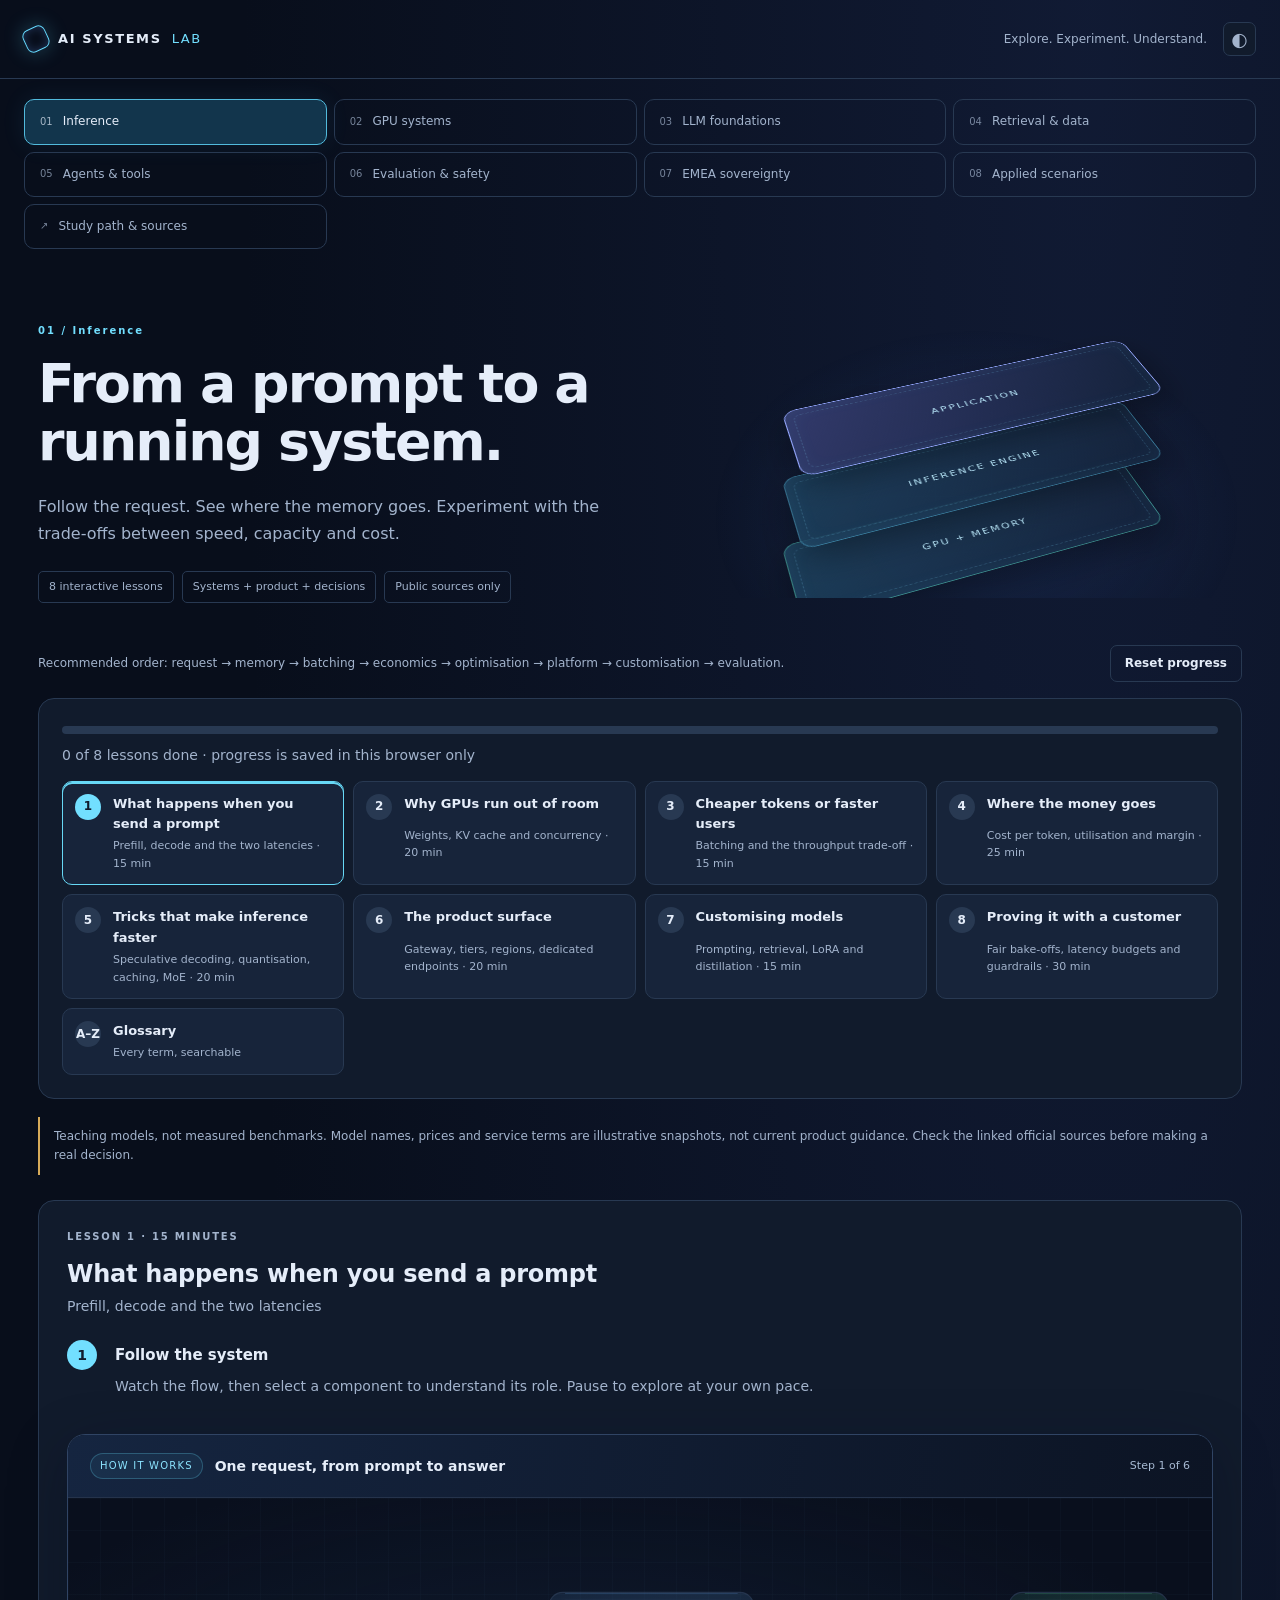
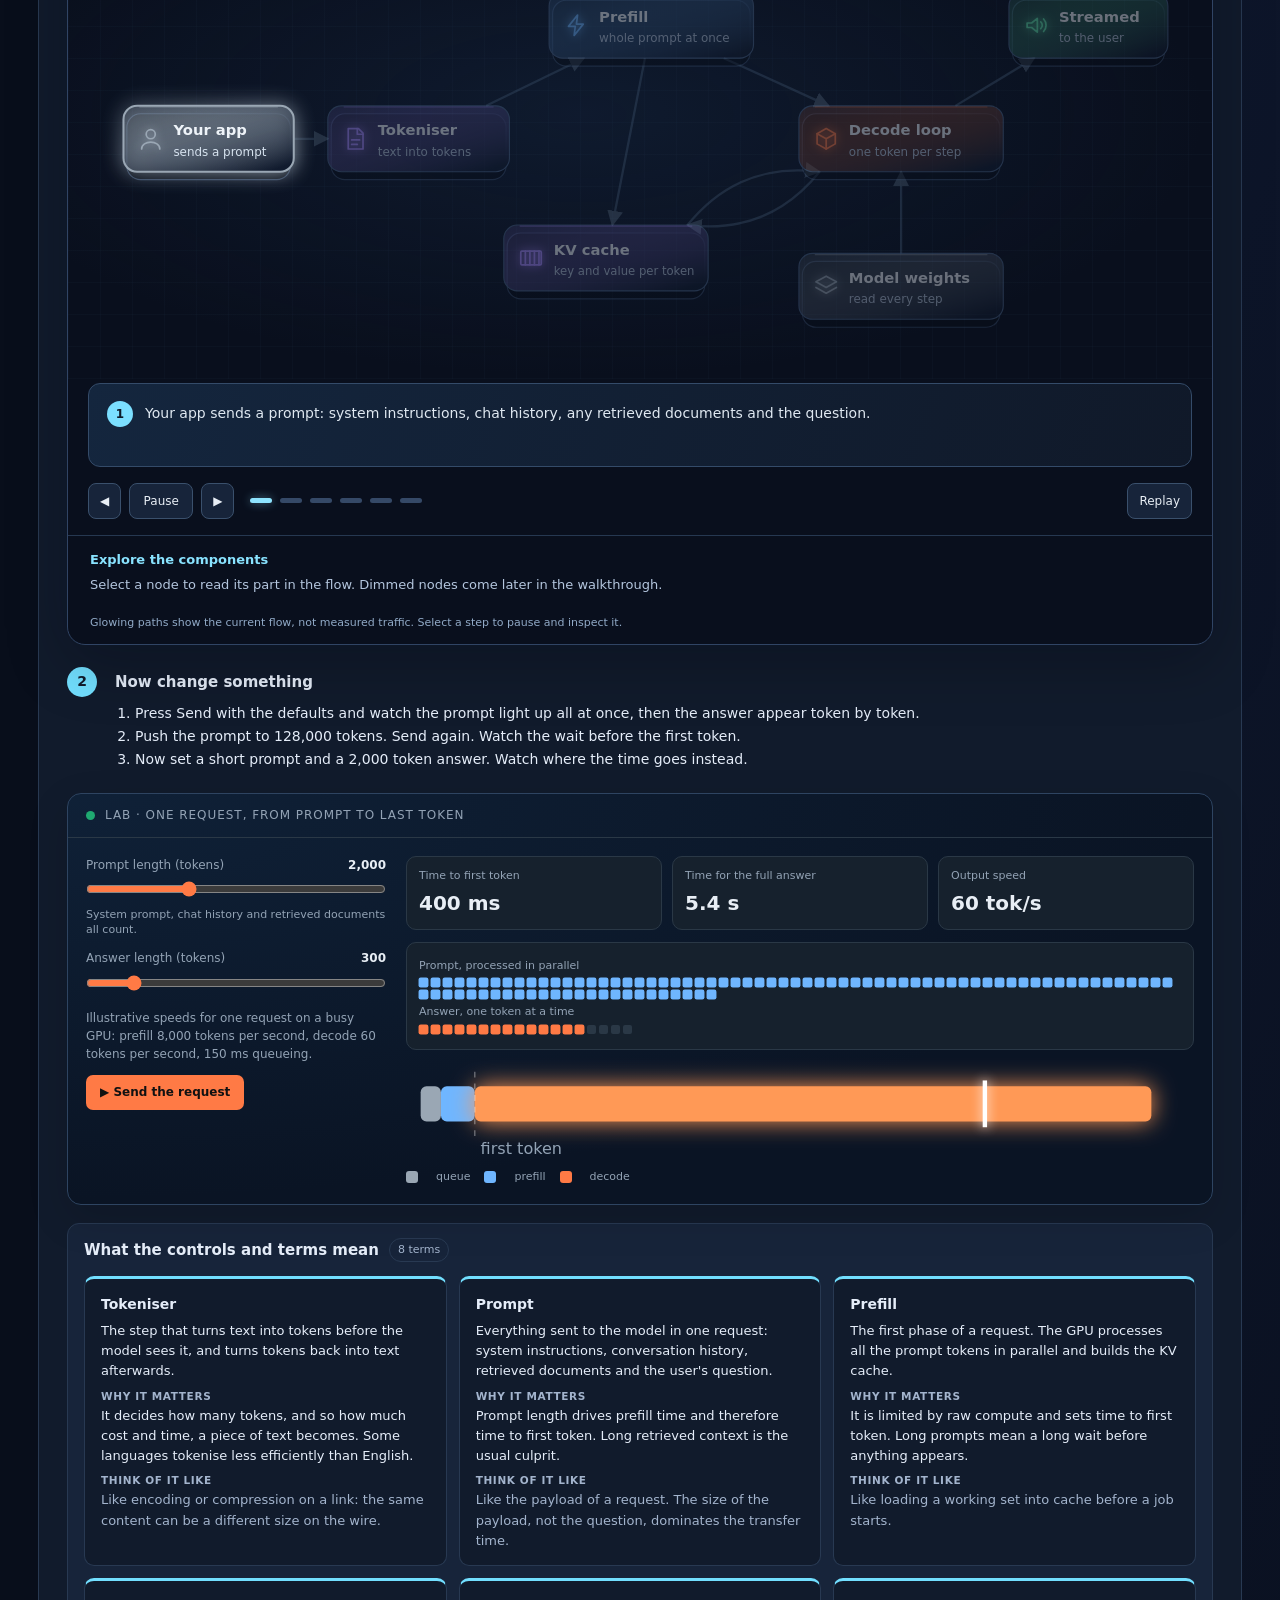
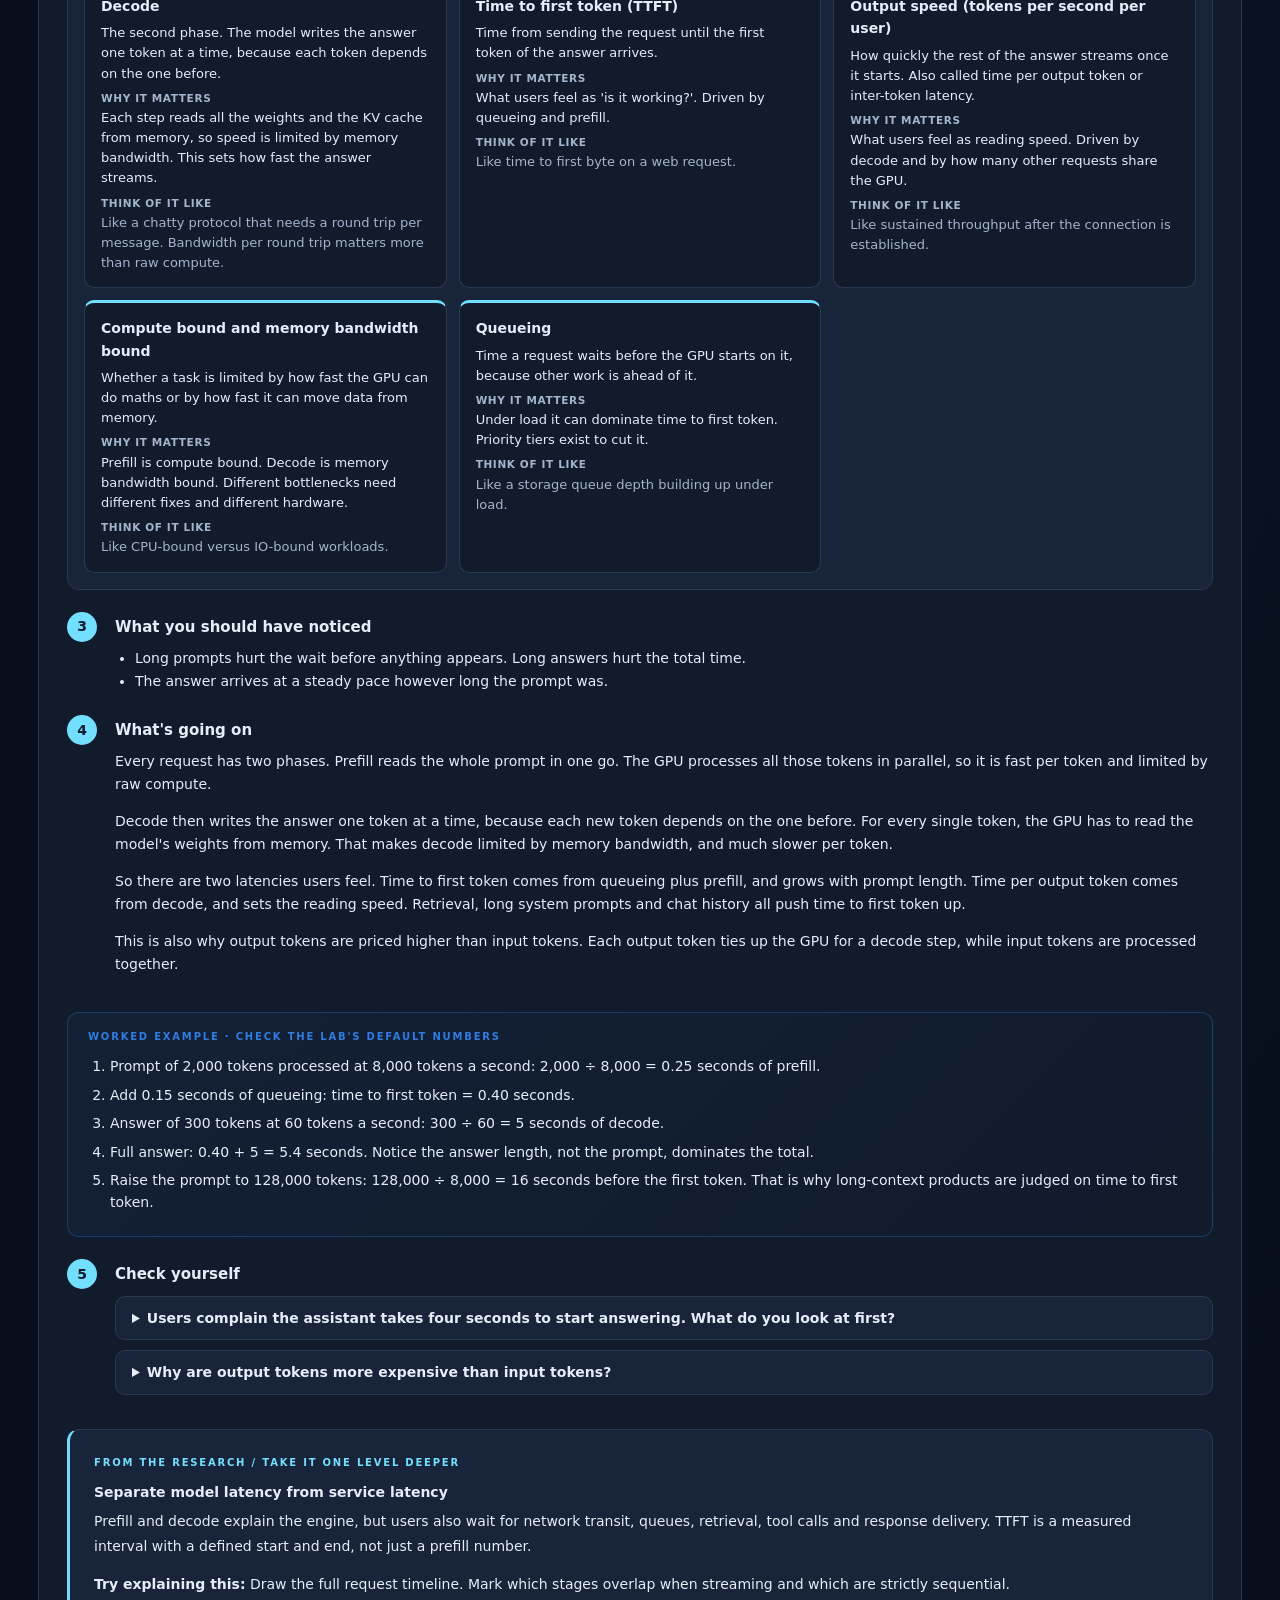
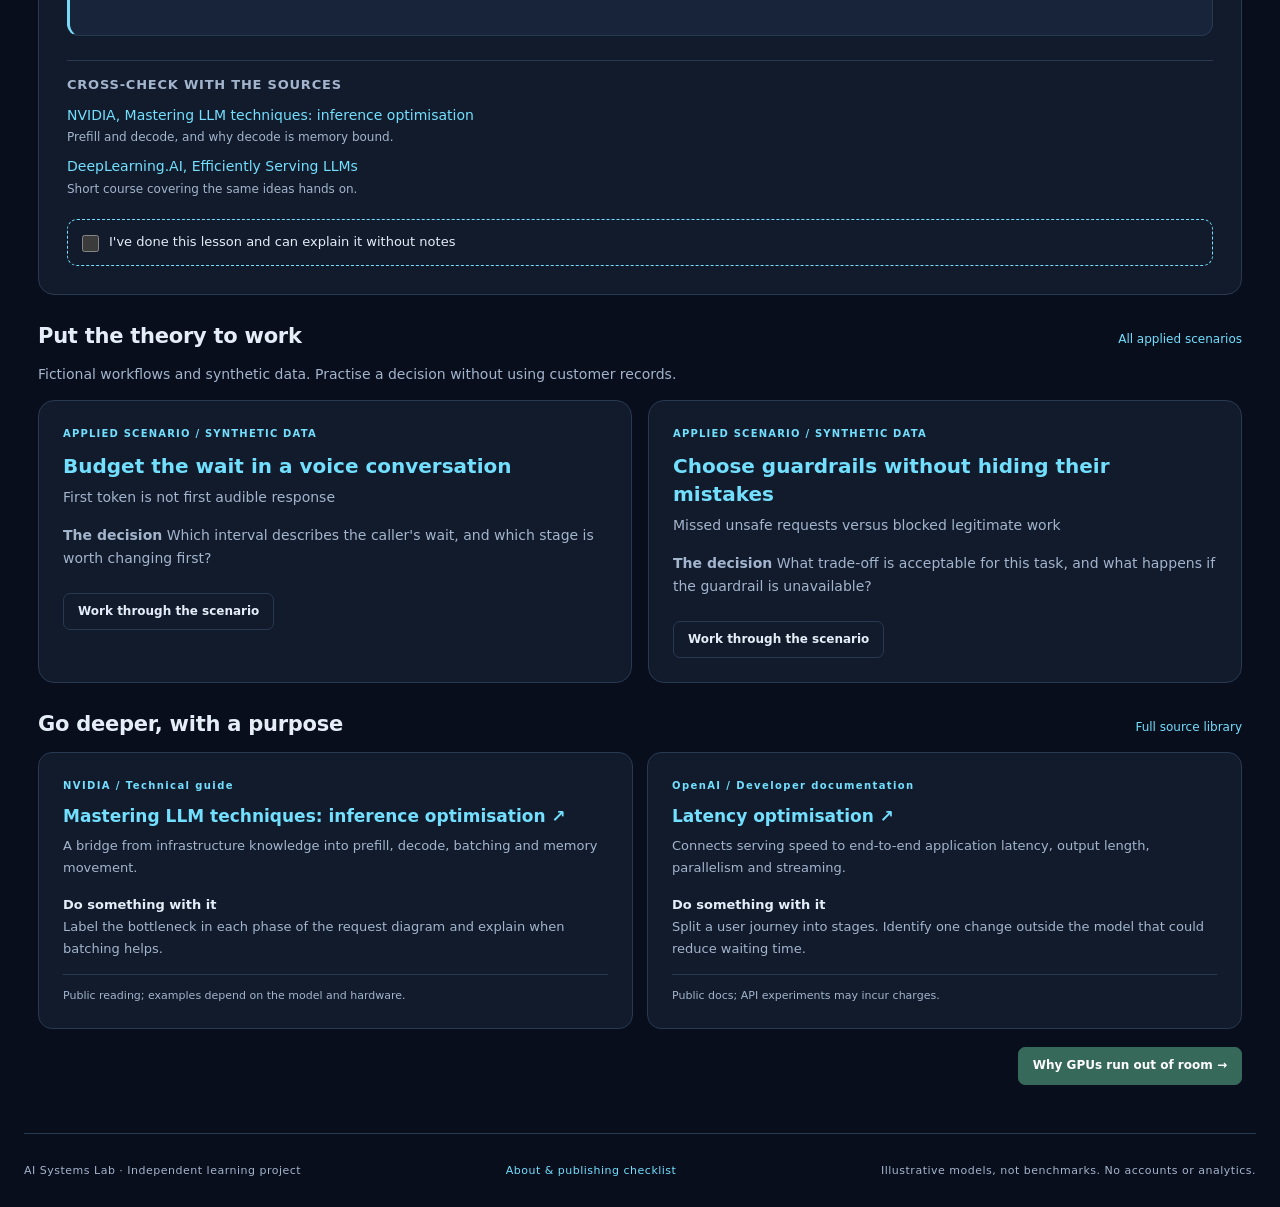
<file: index.html>
<!doctype html>
<html lang="en">
<head>
  <meta charset="utf-8">
  <meta name="viewport" content="width=device-width, initial-scale=1">
  <meta name="color-scheme" content="light dark">
  <meta name="description" content="A visual learning lab for AI systems. Explore inference, GPU systems, LLMs and AI sovereignty across EMEA.">
  <title>AI Systems Lab</title>
  <link rel="stylesheet" href="css/styles.css">
  <link rel="stylesheet" href="css/learning-site.css">
  <script src="js/learning.js" defer></script>
  <script src="js/learning-labs.js" defer></script>
  <script src="js/learning-terms.js" defer></script>
  <script src="js/learning-diagram-specs.js" defer></script>
  <script src="js/learning-diagrams.js" defer></script>
  <script src="js/topics.js" defer></script>
  <script src="js/research.js" defer></script>
  <script src="js/scenarios.js" defer></script>
  <script src="js/sovereignty.js" defer></script>
  <script src="js/learning-app.js" defer></script>
</head>
<body data-theme="dark">
  <a class="skip-link" href="#main">Skip to content</a>
  <header class="lab-top">
    <a class="lab-brand" href="#inference"><span class="brand-orbit" aria-hidden="true"></span>AI SYSTEMS <b>LAB</b></a>
    <span class="site-status">Explore. Experiment. Understand.</span>
    <button class="icon-button" id="theme-toggle" aria-label="Switch to light theme" title="Switch theme">◐</button>
  </header>
  <nav id="topic-nav" class="topic-nav" aria-label="Learning topics"></nav>
  <div id="storage-notice" class="storage-notice" role="alert" hidden></div>
  <main id="main" class="lab-shell" tabindex="-1"></main>
  <footer class="lab-footer"><span>AI Systems Lab · Independent learning project</span><a href="about.html">About &amp; publishing checklist</a><span>Illustrative models, not benchmarks. No accounts or analytics.</span></footer>
  <div id="toast" class="toast" role="status" hidden></div>
</body>
</html>
</file>
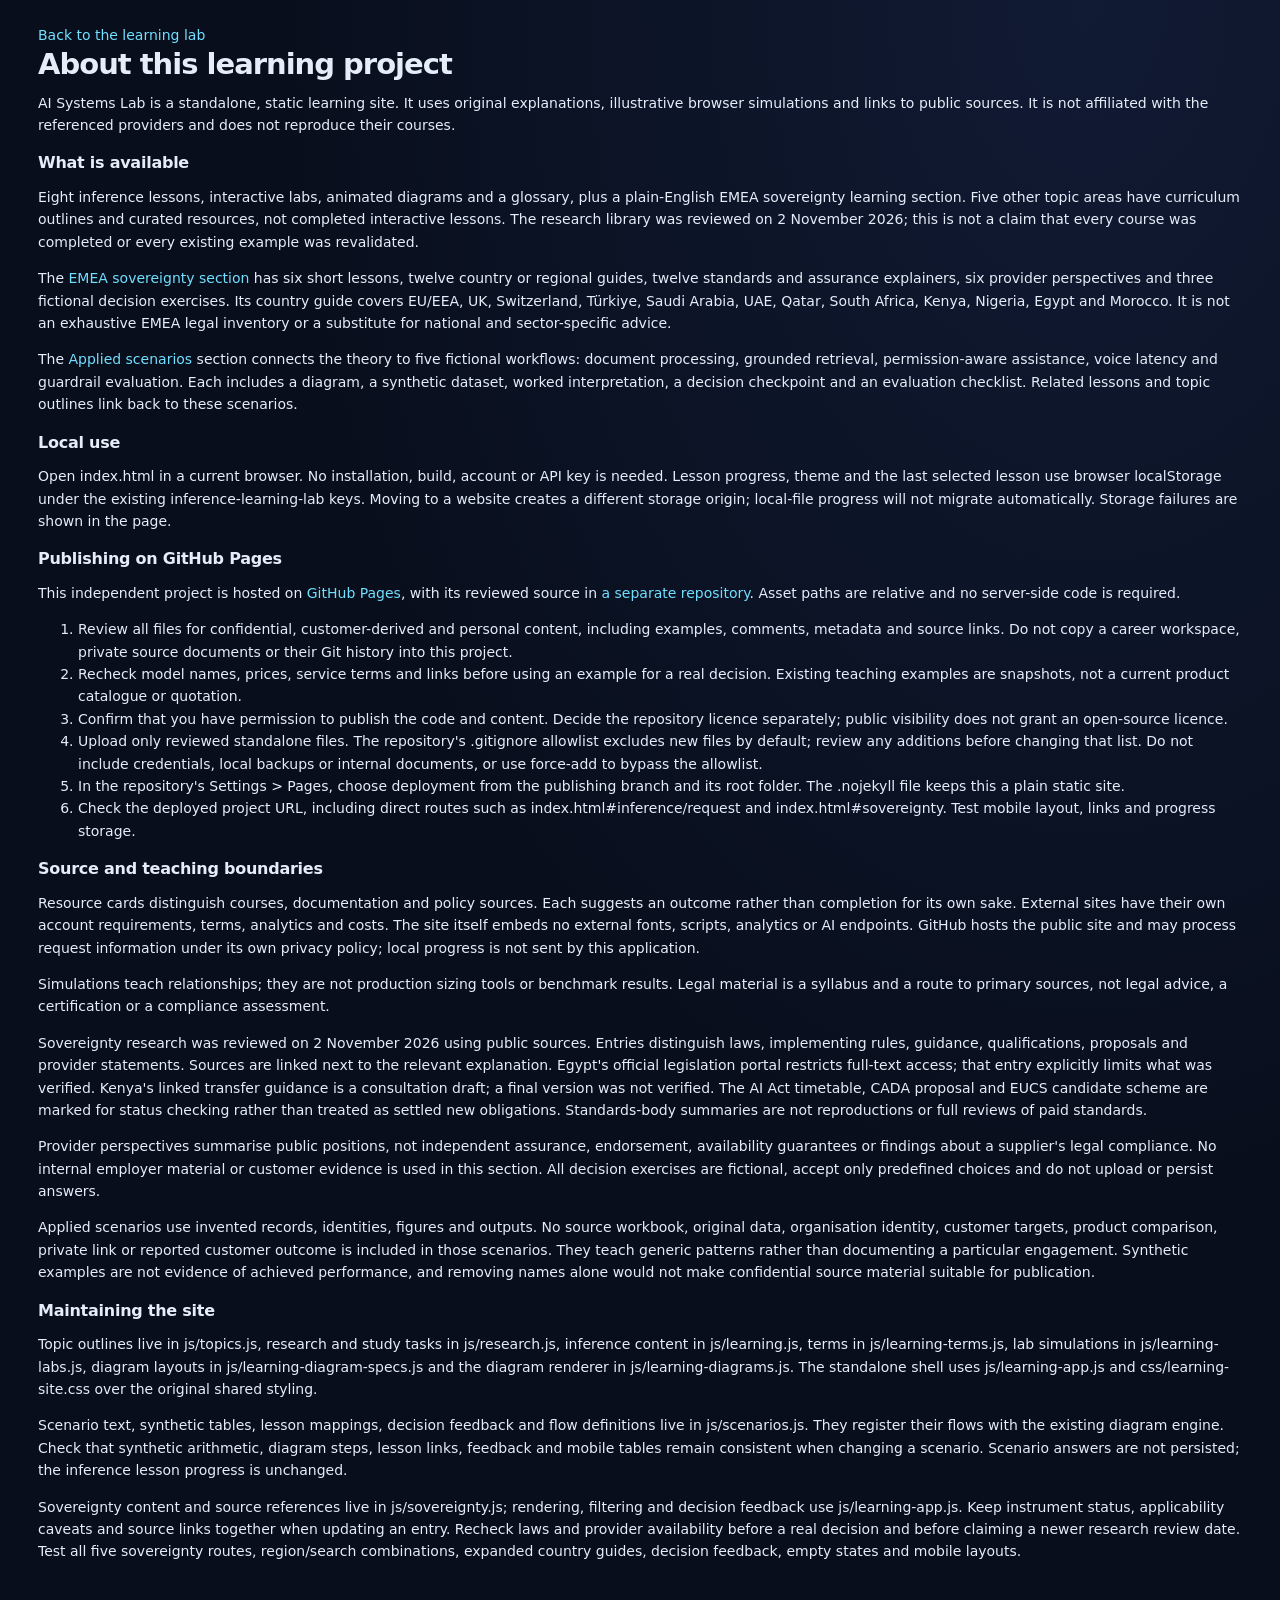
<file: about.html>
<!doctype html>
<html lang="en">
<head>
  <meta charset="utf-8">
  <meta name="viewport" content="width=device-width, initial-scale=1">
  <title>About and publication checklist · AI Systems Lab</title>
  <link rel="stylesheet" href="css/styles.css">
  <link rel="stylesheet" href="css/learning-site.css">
</head>
<body data-theme="dark">
  <main class="lab-shell">
    <a href="index.html#library">Back to the learning lab</a>
    <h1>About this learning project</h1>
    <p>AI Systems Lab is a standalone, static learning site. It uses original explanations, illustrative browser simulations and links to public sources. It is not affiliated with the referenced providers and does not reproduce their courses.</p>
    <h2>What is available</h2>
    <p>Eight inference lessons, interactive labs, animated diagrams and a glossary, plus a plain-English EMEA sovereignty learning section. Five other topic areas have curriculum outlines and curated resources, not completed interactive lessons. The research library was reviewed on 2 November 2026; this is not a claim that every course was completed or every existing example was revalidated.</p>
    <p>The <a href="index.html#sovereignty">EMEA sovereignty section</a> has six short lessons, twelve country or regional guides, twelve standards and assurance explainers, six provider perspectives and three fictional decision exercises. Its country guide covers EU/EEA, UK, Switzerland, Türkiye, Saudi Arabia, UAE, Qatar, South Africa, Kenya, Nigeria, Egypt and Morocco. It is not an exhaustive EMEA legal inventory or a substitute for national and sector-specific advice.</p>
    <p>The <a href="index.html#practice">Applied scenarios</a> section connects the theory to five fictional workflows: document processing, grounded retrieval, permission-aware assistance, voice latency and guardrail evaluation. Each includes a diagram, a synthetic dataset, worked interpretation, a decision checkpoint and an evaluation checklist. Related lessons and topic outlines link back to these scenarios.</p>
    <h2>Local use</h2>
    <p>Open index.html in a current browser. No installation, build, account or API key is needed. Lesson progress, theme and the last selected lesson use browser localStorage under the existing inference-learning-lab keys. Moving to a website creates a different storage origin; local-file progress will not migrate automatically. Storage failures are shown in the page.</p>
    <h2>Publishing on GitHub Pages</h2>
    <p>This independent project is hosted on <a href="https://smitzlroy.github.io/ai-systems-lab/">GitHub Pages</a>, with its reviewed source in <a href="https://github.com/smitzlroy/ai-systems-lab">a separate repository</a>. Asset paths are relative and no server-side code is required.</p>
    <ol>
      <li>Review all files for confidential, customer-derived and personal content, including examples, comments, metadata and source links. Do not copy a career workspace, private source documents or their Git history into this project.</li>
      <li>Recheck model names, prices, service terms and links before using an example for a real decision. Existing teaching examples are snapshots, not a current product catalogue or quotation.</li>
      <li>Confirm that you have permission to publish the code and content. Decide the repository licence separately; public visibility does not grant an open-source licence.</li>
      <li>Upload only reviewed standalone files. The repository's .gitignore allowlist excludes new files by default; review any additions before changing that list. Do not include credentials, local backups or internal documents, or use force-add to bypass the allowlist.</li>
      <li>In the repository's Settings &gt; Pages, choose deployment from the publishing branch and its root folder. The .nojekyll file keeps this a plain static site.</li>
      <li>Check the deployed project URL, including direct routes such as index.html#inference/request and index.html#sovereignty. Test mobile layout, links and progress storage.</li>
    </ol>
    <h2>Source and teaching boundaries</h2>
    <p>Resource cards distinguish courses, documentation and policy sources. Each suggests an outcome rather than completion for its own sake. External sites have their own account requirements, terms, analytics and costs. The site itself embeds no external fonts, scripts, analytics or AI endpoints. GitHub hosts the public site and may process request information under its own privacy policy; local progress is not sent by this application.</p>
    <p>Simulations teach relationships; they are not production sizing tools or benchmark results. Legal material is a syllabus and a route to primary sources, not legal advice, a certification or a compliance assessment.</p>
    <p>Sovereignty research was reviewed on 2 November 2026 using public sources. Entries distinguish laws, implementing rules, guidance, qualifications, proposals and provider statements. Sources are linked next to the relevant explanation. Egypt's official legislation portal restricts full-text access; that entry explicitly limits what was verified. Kenya's linked transfer guidance is a consultation draft; a final version was not verified. The AI Act timetable, CADA proposal and EUCS candidate scheme are marked for status checking rather than treated as settled new obligations. Standards-body summaries are not reproductions or full reviews of paid standards.</p>
    <p>Provider perspectives summarise public positions, not independent assurance, endorsement, availability guarantees or findings about a supplier's legal compliance. No internal employer material or customer evidence is used in this section. All decision exercises are fictional, accept only predefined choices and do not upload or persist answers.</p>
    <p>Applied scenarios use invented records, identities, figures and outputs. No source workbook, original data, organisation identity, customer targets, product comparison, private link or reported customer outcome is included in those scenarios. They teach generic patterns rather than documenting a particular engagement. Synthetic examples are not evidence of achieved performance, and removing names alone would not make confidential source material suitable for publication.</p>
    <h2>Maintaining the site</h2>
    <p>Topic outlines live in js/topics.js, research and study tasks in js/research.js, inference content in js/learning.js, terms in js/learning-terms.js, lab simulations in js/learning-labs.js, diagram layouts in js/learning-diagram-specs.js and the diagram renderer in js/learning-diagrams.js. The standalone shell uses js/learning-app.js and css/learning-site.css over the original shared styling.</p>
    <p>Scenario text, synthetic tables, lesson mappings, decision feedback and flow definitions live in js/scenarios.js. They register their flows with the existing diagram engine. Check that synthetic arithmetic, diagram steps, lesson links, feedback and mobile tables remain consistent when changing a scenario. Scenario answers are not persisted; the inference lesson progress is unchanged.</p>
    <p>Sovereignty content and source references live in js/sovereignty.js; rendering, filtering and decision feedback use js/learning-app.js. Keep instrument status, applicability caveats and source links together when updating an entry. Recheck laws and provider availability before a real decision and before claiming a newer research review date. Test all five sovereignty routes, region/search combinations, expanded country guides, decision feedback, empty states and mobile layouts.</p>
  </main>
</body>
</html>
</file>
<file: css/styles.css>
:root{color-scheme:light;--bg:#f5f6f8;--surface:#fff;--surface-alt:#f8fafb;--text:#1c2b3b;--muted:#626f7e;--line:#e5e9ee;--accent:#37695a;--accent-soft:#eaf3ed;--purple:#7364a5;--shadow:0 3px 20px #22334d05;--sidebar:249px}
*{box-sizing:border-box}body{margin:0;background:var(--bg);color:var(--text);font:14px/1.6 "Segoe UI",system-ui,sans-serif}button,input,select,textarea{font:inherit}button,a,input,select,textarea{-webkit-tap-highlight-color:transparent}button{cursor:pointer}button:disabled{cursor:not-allowed;opacity:.5}a{color:var(--accent);text-decoration:none}a:hover{text-decoration:underline}button:focus-visible,a:focus-visible,input:focus-visible,select:focus-visible,textarea:focus-visible{outline:3px solid #8a78d4;outline-offset:3px}[hidden]{display:none!important}
body[data-theme="dark"]{color-scheme:dark;--bg:#141c24;--surface:#1c2631;--surface-alt:#202d39;--text:#e8eef5;--muted:#a4b2c2;--line:#34414d;--accent:#9ad2b6;--accent-soft:#293f37;--purple:#bcaff0;--shadow:none}
.sidebar{width:var(--sidebar);background:var(--surface);border-right:1px solid var(--line);position:fixed;inset:0 auto 0 0;display:flex;flex-direction:column;padding:29px 20px 20px;z-index:20;overflow:auto}.brand{display:flex;gap:13px;align-items:center;color:var(--text);font-weight:700;font-size:12px;letter-spacing:1.8px}.brand:hover{text-decoration:none}.brand-mark{display:grid;place-items:center;position:relative;width:44px;height:44px;border-radius:13px;background:#263e38;color:white;font-size:36px;line-height:1;letter-spacing:-5px;padding-right:5px}.brand-mark span{color:#a5d9b1;position:absolute;right:8px;bottom:7px;font-size:23px}.brand small{font-size:10px;font-weight:400;letter-spacing:.2px;color:var(--muted);display:block;margin-top:3px}.workspace-label,.nav-group{font-size:10px;font-weight:650;color:var(--muted);letter-spacing:1.5px;margin:33px 12px 10px}.nav-group{margin-top:20px}.nav-link{display:flex;align-items:center;gap:12px;padding:9px 12px;border-radius:7px;color:var(--muted);font-size:13px;margin:3px 0}.nav-link:hover{background:var(--surface-alt);text-decoration:none;color:var(--text)}.nav-link.active{background:var(--accent-soft);color:var(--accent);font-weight:600}.nav-icon{width:19px;display:inline-flex;align-items:center;justify-content:center}.nav-icon svg{width:17px;height:17px}.sidebar-bottom{margin-top:auto;padding-top:30px}.local-note{font-size:11px;color:var(--muted);padding:14px 10px}.local-note small{display:block;font-size:10px;margin:3px 0 0 13px}.status-dot{display:inline-block;width:6px;height:6px;border-radius:50%;background:#659e76;margin-right:7px}.identity{display:flex;gap:10px;align-items:center;border-top:1px solid var(--line);padding-top:18px;font-size:12px;font-weight:600}.identity small{display:block;color:var(--muted);font-size:10px;font-weight:400}.avatar{width:35px;height:35px;display:grid;place-items:center;border-radius:50%;background:#e9e7f3;color:#64568a;font-size:11px;font-weight:700;flex-shrink:0}
.workspace{margin-left:var(--sidebar)}.topbar{height:79px;background:var(--surface);border-bottom:1px solid var(--line);display:flex;align-items:center;gap:18px;padding:0 38px}.breadcrumb{font-size:12px;color:var(--muted);white-space:nowrap}.breadcrumb span{padding:0 12px;color:var(--muted)}.breadcrumb strong{font-weight:500;color:var(--text)}.search-box{margin-left:auto;display:flex;align-items:center;gap:9px;max-width:300px;min-width:140px;padding:7px 10px;border:1px solid var(--line);border-radius:7px;color:var(--muted);width:30%}.search-box input{background:transparent;border:0;width:100%;min-width:0;color:var(--text);font-size:12px;outline:none}.search-box:focus-within{outline:2px solid var(--purple)}.search-box kbd{border:1px solid var(--line);padding:0 5px;font-size:10px}.icon-button{display:inline-grid;place-items:center;border:1px solid var(--line);background:var(--surface);color:var(--muted);border-radius:7px;min-width:33px;min-height:33px;font-size:19px}.mobile-menu{display:none}.button{display:inline-flex;align-items:center;justify-content:center;gap:10px;border:1px solid var(--line);padding:8px 14px;border-radius:7px;font-size:12px;font-weight:600;color:var(--text);background:var(--surface);white-space:nowrap}.button:hover{text-decoration:none;filter:brightness(.96)}.button.primary{color:#fff;background:#37695a;border-color:#37695a}.button.quiet{background:transparent}.button.small{padding:5px 10px;font-size:11px}.text-button{background:none;border:0;color:var(--accent);font-size:12px;padding:4px 0}.danger{color:#b83c43!important}
main{max-width:1500px;margin:0 auto;padding:34px 38px 42px;min-height:calc(100vh - 137px)}h1,h2,h3,p{margin-top:0}h1{font-size:29px;font-weight:650;letter-spacing:-1px;line-height:1.25;margin-bottom:9px}h2{font-size:16px;font-weight:650;letter-spacing:-.25px;margin-bottom:10px}h3{font-size:14px;font-weight:600;margin-bottom:6px}p{margin-bottom:14px}.muted,.description{color:var(--muted)}.eyebrow{font-size:10px;font-weight:650;letter-spacing:1.8px;margin-bottom:10px;color:var(--muted)}.page-heading{display:flex;justify-content:space-between;gap:20px;align-items:center;margin-bottom:27px}.page-heading p{margin:0;color:var(--muted);font-size:13px}.date-label{font-size:11px;color:var(--muted);margin-bottom:9px;display:block;text-align:right}.heading-actions{flex-shrink:0}.hero{position:relative;overflow:hidden;display:grid;grid-template-columns:1fr auto;gap:24px;align-items:center;padding:30px 32px;border-radius:13px;background:#253f38;color:#f6faf7;margin-bottom:23px;min-height:190px}.hero::after{content:"";position:absolute;right:-90px;top:-170px;width:500px;height:500px;border:1px solid #ffffff10;border-radius:50%;box-shadow:0 0 0 45px #ffffff05,0 0 0 90px #ffffff04;pointer-events:none}.hero .eyebrow{color:#b9d7bf}.hero h2{font-size:26px;letter-spacing:-.65px;max-width:530px;line-height:1.35;margin-bottom:13px}.hero p{color:#c0d1ca;font-size:12px;margin:0;max-width:600px}.hero-side{z-index:1;border-left:1px solid #ffffff26;padding:10px 0 10px 29px;max-width:210px}.hero-side small{display:block;color:#bfd2c7;font-size:10px;margin-bottom:8px}.hero-side strong{font-size:13px;font-weight:500}.posture{display:flex;gap:14px;flex-wrap:wrap;margin-top:19px;color:#d6e7da;font-size:10px}.posture span::before{content:"";display:inline-block;width:4px;height:4px;background:#aad8ae;border-radius:100%;margin:0 6px 2px 0}
.stats{display:grid;grid-template-columns:repeat(4,minmax(0,1fr));gap:16px;margin-bottom:26px}.stat{background:var(--surface);border:1px solid var(--line);border-radius:10px;padding:18px 20px;box-shadow:var(--shadow)}.stat-label{display:flex;justify-content:space-between;color:var(--muted);font-size:11px}.stat-number{font-size:29px;line-height:1.3;font-weight:600;margin:8px 0 4px;letter-spacing:-1px}.stat small{font-size:10px;color:var(--muted)}.stat .nav-icon{color:var(--accent)}.dashboard-grid{display:grid;grid-template-columns:minmax(0,1.55fr) minmax(0,1fr);gap:22px}.panel{background:var(--surface);border:1px solid var(--line);border-radius:11px;padding:23px;box-shadow:var(--shadow);min-width:0}.panel-header{display:flex;gap:12px;align-items:center;justify-content:space-between;margin-bottom:16px}.panel-header h2{margin:0}.panel-subtitle{font-size:11px;color:var(--muted);margin:-9px 0 15px}.stack{display:grid;gap:22px}.action-row{display:flex;gap:13px;padding:14px 0;border-bottom:1px solid var(--line);align-items:flex-start}.action-row:last-child{border-bottom:0;padding-bottom:0}.check-action{width:17px;height:17px;accent-color:var(--accent);margin:3px 0 0;flex-shrink:0;cursor:pointer}.action-copy{flex:1;min-width:0}.action-copy h3{font-size:12px;margin-bottom:4px}.action-copy p{font-size:10px;color:var(--muted);margin:0}.pill{display:inline-flex;align-items:center;border-radius:5px;padding:3px 7px;font-size:10px;font-weight:500;background:var(--surface-alt);color:var(--muted);border:1px solid var(--line);max-width:100%}.pill.green{background:var(--accent-soft);color:var(--accent);border-color:transparent}.pill.purple{background:#f0edf8;color:#70608f;border-color:transparent}.pill.amber{background:#fff3dd;color:#806122;border-color:transparent}body[data-theme="dark"] .pill.purple{background:#383047;color:#d4c6eb}body[data-theme="dark"] .pill.amber{background:#443922;color:#ead39d}.lane-row{display:flex;gap:12px;padding:13px 0;border-bottom:1px solid var(--line);align-items:center}.lane-row:last-child{border:0;padding-bottom:0}.lane-letter{width:31px;height:31px;border-radius:8px;background:var(--surface-alt);color:var(--muted);display:grid;place-items:center;font-weight:600;font-size:11px;flex-shrink:0}.lane-row.featured .lane-letter{background:var(--accent-soft);color:var(--accent)}.lane-copy{flex:1}.lane-copy h3{font-size:12px;margin:0}.lane-copy small{color:var(--muted);font-size:10px}.lane-row .arrow{color:var(--muted);font-size:14px}.person-row{display:flex;gap:12px;padding:12px 0;align-items:center}.person-row h3{font-size:12px;margin:0}.person-row p{font-size:10px;color:var(--muted);margin:2px 0 0}.person-row .text-button{margin-left:auto}.principle{background:var(--accent-soft);border-color:transparent}.principle p{font-size:12px;line-height:1.8;color:var(--accent);margin:0}.principle .eyebrow{color:var(--accent);margin-bottom:9px}.section-space{margin-top:25px}.empty-state{padding:20px 12px;text-align:center;color:var(--muted);font-size:12px}.empty-state .empty-icon{display:block;font-size:25px;color:var(--purple);margin-bottom:8px}.empty-state h3{color:var(--text);font-size:13px}.empty-state p{max-width:440px;margin:0 auto 14px}.section-note{padding:13px 16px;border:1px solid var(--line);border-radius:8px;color:var(--muted);font-size:12px;background:var(--surface);margin-bottom:20px}.toolbar{display:flex;gap:10px;align-items:center;margin-bottom:20px;flex-wrap:wrap}.toolbar input,.toolbar select{padding:9px 12px;border-radius:7px;background:var(--surface);color:var(--text);border:1px solid var(--line);font-size:12px}.toolbar input{min-width:200px;flex:1}.result-count{font-size:11px;color:var(--muted);margin-left:auto}.card-grid{display:grid;grid-template-columns:repeat(2,minmax(0,1fr));gap:17px}.record-card{background:var(--surface);border:1px solid var(--line);border-radius:10px;padding:22px;min-width:0;overflow-wrap:anywhere}.record-card .card-top{display:flex;justify-content:space-between;align-items:flex-start;gap:12px;margin-bottom:12px}.record-card h3{font-size:15px}.record-card p{font-size:12px;white-space:pre-wrap}.record-card .tags{display:flex;gap:6px;flex-wrap:wrap;margin:10px 0}.record-card dl{margin:14px 0 0;display:grid;grid-template-columns:120px 1fr;gap:8px;font-size:11px}.record-card dt{color:var(--muted)}.record-card dd{margin:0;white-space:pre-wrap}.record-card details{border-top:1px solid var(--line);padding-top:12px;margin-top:15px;font-size:11px}.record-card summary{color:var(--accent);cursor:pointer}.card-actions{display:flex;gap:14px;margin-top:17px;align-items:center}.record-card.featured{border-top:3px solid var(--accent)}.prose{font-size:13px;line-height:1.9;white-space:pre-wrap}.quote{font-size:18px;line-height:1.7;border-left:3px solid var(--accent);padding:8px 22px;margin:20px 0;color:var(--text)}.progress-track{height:5px;background:var(--line);border-radius:5px;overflow:hidden;margin:15px 0 7px}.progress-track span{display:block;height:100%;background:var(--accent)}.phase-grid{display:grid;grid-template-columns:repeat(4,minmax(0,1fr));gap:15px}.phase-card{padding:18px;border:1px solid var(--line);border-radius:9px;background:var(--surface)}.phase-card h3{font-size:13px}.phase-card p{font-size:11px;color:var(--muted);margin:0}.phase-card small{font-size:10px;color:var(--accent)}.network-group{margin-bottom:25px}.network-group h2{margin-bottom:12px}.timeline{border-left:2px solid var(--line);margin-left:10px;padding-left:23px}.timeline .record-card{position:relative;margin-bottom:17px}.timeline .record-card::before{content:"";position:absolute;left:-30px;top:25px;background:var(--accent);border:3px solid var(--bg);width:11px;height:11px;border-radius:50%}.resource-url{font-size:12px}.resilience-row{display:flex;align-items:center;gap:13px;border-bottom:1px solid var(--line);padding:16px 0}.resilience-row:last-child{border:0}.resilience-row label{flex:1}.resilience-row small{display:block;color:var(--muted);font-size:11px}.backup-panel{display:flex;gap:13px;align-items:center;flex-wrap:wrap}.backup-panel p{width:100%;font-size:12px;color:var(--muted)}footer{padding:17px 38px;border-top:1px solid var(--line);display:flex;justify-content:space-between;font-size:9px;letter-spacing:.5px;color:var(--muted);gap:20px}
dialog{border:1px solid var(--line);border-radius:14px;background:var(--surface);color:var(--text);padding:27px;max-width:720px;width:calc(100% - 32px);max-height:90vh;box-shadow:0 20px 100px #0003}dialog::backdrop{background:#132b3b70;backdrop-filter:blur(4px)}.dialog-heading{display:flex;align-items:flex-start;justify-content:space-between;gap:20px;margin-bottom:20px}.dialog-heading h2{font-size:22px;margin:0}.form-grid{display:grid;grid-template-columns:1fr 1fr;gap:15px}.form-field{display:flex;flex-direction:column;gap:5px;font-size:12px}.form-field.wide{grid-column:1/-1}.form-field input,.form-field textarea,.form-field select{border:1px solid var(--line);border-radius:7px;padding:10px;background:var(--surface-alt);color:var(--text);width:100%;min-width:0}.form-field textarea{resize:vertical;min-height:85px}.form-help{font-size:11px;color:var(--muted);margin:0 0 8px}.dialog-actions{display:flex;gap:10px;justify-content:flex-end;border-top:1px solid var(--line);padding-top:18px;margin-top:22px}.error{color:#bb4d48;font-size:12px;margin-top:14px}.storage-warning{background:#fff1cf;color:#684b0b;padding:15px 38px}.toast{position:fixed;bottom:25px;left:calc(50% + 100px);transform:translateX(-50%);background:var(--text);color:var(--surface);padding:12px 22px;border-radius:8px;box-shadow:0 5px 25px #0002;font-size:12px;z-index:100}.skip-link{position:fixed;top:-100px;left:10px;background:var(--surface);padding:12px;z-index:200}.skip-link:focus{top:10px}
@media(min-width:1600px){main{padding-top:45px}.hero{min-height:210px}.stats{margin-bottom:30px}}
@media(max-width:1150px){:root{--sidebar:220px}.sidebar{padding:25px 14px}.topbar{padding:0 25px;gap:12px}main{padding:28px 25px}.hero h2{font-size:23px}.hero-side{max-width:160px;padding-left:20px}.dashboard-grid{grid-template-columns:1.25fr 1fr}.stats{gap:10px}.stat{padding:16px}.phase-grid{grid-template-columns:repeat(2,1fr)}}
@media(max-width:900px){.breadcrumb{display:none}.search-box{margin-left:0;width:100%;max-width:none}.dashboard-grid{grid-template-columns:1fr}.hero-side{display:none}.stats{grid-template-columns:repeat(2,1fr)}.card-grid{grid-template-columns:1fr}.hero{grid-template-columns:1fr}.hero h2{max-width:100%}}
@media(max-width:650px){:root{--sidebar:249px}.sidebar{transform:translateX(-100%);transition:transform .2s}.sidebar.open{transform:translateX(0);box-shadow:30px 0 80px #0004}.workspace{margin-left:0}.mobile-menu{display:inline-grid}.topbar{height:65px;padding:0 16px;gap:9px}.topbar .button{font-size:0;padding:6px 10px}.topbar .button span{font-size:16px}.search-box kbd{display:none}main{padding:24px 18px}.page-heading{align-items:flex-start;gap:12px}.page-heading h1{font-size:24px}.page-heading p{font-size:12px}.heading-actions .date-label{display:none}.heading-actions .button{padding:8px 10px;font-size:11px}.hero{padding:24px;min-height:210px}.hero h2{font-size:23px}.posture{gap:6px 12px}.panel{padding:20px}.stats{gap:10px}.stat{padding:15px}.stat-label{font-size:10px}.stat-number{font-size:25px}.pill{font-size:9px}.action-row>.pill{display:none}footer{padding:17px 18px;flex-direction:column;gap:5px}.form-grid{grid-template-columns:1fr}.form-field.wide{grid-column:auto}.toast{left:50%;max-width:90%;width:max-content}.record-card dl{grid-template-columns:100px 1fr}.phase-grid{gap:10px}.phase-card{padding:14px}}
@media(prefers-reduced-motion:reduce){*{scroll-behavior:auto!important;transition:none!important}}

/* Learning page */
body{--lab-c1:#2f7de1;--lab-c2:#7a5cd6;--lab-c3:#e2531b;--lab-c4:#14a38b;--lab-c5:#9aa7b4;--lab-c6:#d4a017;--lab-ok:#1fa971;--lab-bad:#e04e4e;--lab-bg:#0f1720;--lab-panel:#16212d;--lab-ink:#e8eef5;--lab-muted:#93a3b5;--lab-line:#2a3846}
.learn-progress{height:8px;border-radius:99px;background:var(--line);overflow:hidden;margin:4px 0 10px}
.learn-progress span{display:block;height:100%;background:linear-gradient(90deg,var(--accent),#2f7de1);border-radius:99px;transition:width .5s ease}
.lesson-tabs{display:grid;grid-template-columns:repeat(auto-fill,minmax(170px,1fr));gap:10px;margin-top:14px;scroll-margin-top:90px}
.lesson-tab{display:grid;grid-template-columns:28px 1fr;gap:2px 10px;text-align:left;padding:12px;border-radius:10px;border:1px solid var(--line);background:var(--surface-alt);color:var(--text);cursor:pointer;transition:transform .15s,border-color .15s,box-shadow .15s}
.lesson-tab:hover{transform:translateY(-2px);border-color:var(--accent)}
.lesson-tab.on{border-color:var(--accent);box-shadow:0 0 0 2px var(--accent-soft)}
.lesson-num{grid-row:span 2;width:26px;height:26px;border-radius:50%;display:grid;place-items:center;font-size:12px;font-weight:700;background:var(--line);color:var(--text)}
.lesson-tab.on .lesson-num{background:var(--accent);color:var(--surface)}
.lesson-tab.done .lesson-num{background:#1fa971;color:#fff}
.lesson-tab strong{font-size:13px}.lesson-tab small{font-size:11px;color:var(--muted)}
.lesson-panel h2{font-size:24px;margin-bottom:2px}
.lesson-step{display:grid;grid-template-columns:34px 1fr;gap:14px;margin:22px 0}
.lesson-step h3{font-size:15px;margin:3px 0 8px}
.lesson-step p,.lesson-step li{font-size:14px;line-height:1.65}
.lesson-step ol,.lesson-step ul{margin:0;padding-left:20px}
.step-n{width:30px;height:30px;border-radius:50%;background:var(--accent);color:var(--surface);display:grid;place-items:center;font-weight:700}
.lesson-callout{border-left:4px solid var(--accent);background:var(--accent-soft);border-radius:8px;padding:14px 18px;margin:18px 0}
.lesson-callout p:last-child,.lesson-quote p:last-child{margin:0;font-size:14px;line-height:1.65}
.lesson-quote{border-radius:10px;padding:16px 20px;margin:18px 0;background:linear-gradient(135deg,#1b2430,#243447);color:#f2f5f8}
.lesson-quote .eyebrow{color:#ff9a6b}.lesson-quote p:last-child{font-size:16px;font-style:italic}
.learn-details{margin:10px 0;border:1px solid var(--line);border-radius:10px;padding:10px 16px;background:var(--surface-alt)}
.learn-details summary{cursor:pointer;font-weight:600;font-size:14px}
.learn-details p{margin:10px 0 2px;font-size:14px;line-height:1.6;color:var(--text)}
.lesson-sources{border-top:1px solid var(--line);margin-top:22px;padding-top:14px}
.lesson-sources h3{font-size:13px;letter-spacing:.06em;text-transform:uppercase;color:var(--muted)}
.lesson-sources ul{list-style:none;padding:0;margin:8px 0 0;display:grid;gap:8px}
.lesson-sources li{display:grid;gap:2px}.lesson-sources span{font-size:12px;color:var(--muted)}
.lesson-done{display:flex;gap:10px;align-items:center;margin-top:20px;padding:12px 14px;border:1px dashed var(--accent);border-radius:10px;font-size:13px;cursor:pointer}
.lesson-pager{display:flex;justify-content:space-between;margin:18px 0 6px;gap:10px}
.learn-row a{color:var(--text)}
.learn-row.learn-done h3{text-decoration:line-through;color:var(--muted)}
.learn-subhead{font-size:13px;letter-spacing:.06em;text-transform:uppercase;color:var(--muted);margin:20px 0 6px}
.learn-gap{border-left:3px solid var(--accent);padding:4px 0 4px 14px;margin:12px 0}
.learn-gap p{margin:4px 0 0;color:var(--muted)}
.journey{position:relative;margin-top:16px;padding-left:8px}
.journey::before{content:"";position:absolute;left:21px;top:8px;bottom:8px;width:2px;background:linear-gradient(var(--accent),#2f7de1)}
.journey-step{position:relative;display:grid;grid-template-columns:30px 1fr;gap:16px;padding:10px 0;animation:rise .5s ease both;animation-delay:calc(var(--i) * 80ms)}
.journey-dot{width:28px;height:28px;border-radius:50%;background:var(--surface);border:2px solid var(--accent);display:grid;place-items:center;font-size:12px;font-weight:700;z-index:1}
.journey-step.done .journey-dot{background:#1fa971;border-color:#1fa971;color:#fff}
.journey-step p{margin:4px 0 0;font-size:13px;color:var(--muted)}.journey-step b{color:var(--text)}
/* Labs: always dark for contrast, like a console */
.lab{margin:18px 0;border-radius:14px;background:radial-gradient(1200px 300px at 10% -20%,#1f3a5a55,transparent),var(--lab-bg);color:var(--lab-ink);border:1px solid var(--lab-line);overflow:hidden;box-shadow:0 10px 30px #0003;animation:rise .45s ease both}
.lab-title{display:flex;align-items:center;gap:10px;padding:12px 18px;font-size:12px;letter-spacing:.08em;text-transform:uppercase;color:var(--lab-muted);border-bottom:1px solid var(--lab-line)}
.lab-dot{width:9px;height:9px;border-radius:50%;background:var(--lab-ok);box-shadow:0 0 0 0 #1fa97188;animation:pulse 2s infinite}
.lab-body{display:grid;grid-template-columns:minmax(220px,300px) 1fr;gap:20px;padding:18px}
.lab-wide .lab-body{grid-template-columns:1fr}
.lab-controls{display:grid;gap:12px;align-content:start}
.lab-control label{display:flex;justify-content:space-between;font-size:12px;color:var(--lab-muted);gap:10px}
.lab-control output{color:var(--lab-ink);font-weight:700;font-variant-numeric:tabular-nums}
.lab-control small{display:block;font-size:11px;color:var(--lab-muted);margin-top:3px;line-height:1.4}
.lab-control input[type=range]{width:100%;accent-color:#ff7a45;margin:6px 0 0}
.lab-label{display:block;font-size:12px;color:var(--lab-muted);margin-bottom:6px;line-height:1.4}
.lab-chips{display:flex;flex-wrap:wrap;gap:6px}
.lab-chip{border:1px solid var(--lab-line);background:var(--lab-panel);color:var(--lab-ink);border-radius:99px;padding:5px 11px;font-size:12px;cursor:pointer;transition:all .15s}
.lab-chip:hover{border-color:#ff7a45}.lab-chip.on{background:#ff7a45;border-color:#ff7a45;color:#111}
.lab-note{font-size:12px;color:var(--lab-muted);line-height:1.5;margin:0}
.lab-play{justify-self:start;background:#ff7a45;color:#111;border:0}
.lab-visual{min-width:0}
.lab-kpis{display:grid;grid-template-columns:repeat(3,minmax(0,1fr));gap:10px;margin-bottom:12px}
.lab-kpis div{background:var(--lab-panel);border:1px solid var(--lab-line);border-radius:10px;padding:10px 12px}
.lab-kpis small{display:block;font-size:11px;color:var(--lab-muted)}
.lab-kpis strong{display:block;font-size:20px;margin-top:2px;font-variant-numeric:tabular-nums;transition:color .2s}
.lab-kpi-hero strong{color:#5fe0a8}.lab-kpis .neg strong{color:#ff6b6b}
.lab-caption{font-size:12px;color:var(--lab-muted);margin:12px 0 6px}
.lab-svg{width:100%;max-width:760px;height:auto;display:block;overflow:visible}.lab-svg.flow{max-width:900px;margin:0 auto}
.lab-svg text{fill:var(--lab-muted)}.lab-t{font-size:13px;fill:var(--lab-ink)!important}.lab-s{font-size:11px}
.lab-acc{fill:#ff9a6b!important}.lab-alt{fill:#6fb6ff!important}
.lab-axis{stroke:var(--lab-line);stroke-width:1.5}
.lab-guide{stroke:#ffffff55;stroke-dasharray:4 4}
.lab-curve{fill:none;stroke:#ff7a45;stroke-width:3;stroke-linecap:round;stroke-linejoin:round}
.lab-curve.thin{stroke:#ffffffcc;stroke-width:1.5}.lab-curve.alt{stroke:#6fb6ff}
.lab-point{fill:#ff7a45;stroke:#fff;stroke-width:2;transition:cx .25s ease,cy .25s ease;filter:drop-shadow(0 0 6px #ff7a45aa)}
.lab-point.alt{fill:#6fb6ff;filter:drop-shadow(0 0 6px #6fb6ffaa)}
.bar-cost,.bar-price{transition:width .35s cubic-bezier(.2,.8,.2,1)}
.bar-cost{fill:#ff6b6b}.bar-price{fill:#5fe0a8}
.area-served{fill:#5fe0a855}.area-idle{fill:#9aa7b433;transition:fill .3s}.area-idle.filled{fill:#7a5cd677}.area-miss{fill:#ff6b6b66}
.cap-line{stroke:#ffd166;stroke-width:2;stroke-dasharray:6 4}
.lab-legend{display:flex;flex-wrap:wrap;gap:6px 14px;align-items:center;font-size:11px;color:var(--lab-muted);margin-top:6px}
.lg{display:inline-block;width:12px;height:12px;border-radius:3px;margin-right:4px;vertical-align:-2px}
.lg.served{background:#5fe0a8}.lg.idle{background:#9aa7b4}.lg.miss{background:#ff6b6b}.lg.q{background:#9aa7b4}.lg.p{background:#6fb6ff}.lg.d{background:#ff7a45}
.lg.w{background:#6fb6ff}.lg.kv{background:#ff7a45}.lg.o{background:#9aa7b4}.lg.over{background:#ff3b3b}
.seg-q{fill:#9aa7b4}.seg-p{fill:#6fb6ff}.seg-d{fill:#ff7a45}.lab-cursor{fill:#fff;filter:drop-shadow(0 0 4px #fff)}
.pd-stage{background:var(--lab-panel);border:1px solid var(--lab-line);border-radius:10px;padding:10px 12px;margin-bottom:10px}
.pd-label{font-size:11px;color:var(--lab-muted);margin:4px 0}
.pd-grid{display:flex;flex-wrap:wrap;gap:3px;min-height:14px}
.pd-grid i{width:9px;height:9px;border-radius:2px;background:#2a3846;transition:background .12s,transform .12s}
.pd-grid i.on{background:#6fb6ff;transform:scale(1.1)}.pd-grid.out i.on{background:#ff7a45}
.mem-bg{fill:var(--lab-panel);stroke:var(--lab-line)}
.mem-w{fill:#6fb6ff}.mem-kv{fill:#ff7a45}.mem-o{fill:#9aa7b4}.mem-over{fill:#ff3b3b;animation:blink 1s infinite}
.mem-w,.mem-kv,.mem-o,.mem-over{transition:x .3s ease,width .3s ease}
.slots{display:flex;flex-wrap:wrap;gap:4px}
.slots i{width:14px;height:14px;border-radius:3px;animation:pop .3s ease both}
.slots i.ok{background:#5fe0a8}.slots i.bad{background:#ff6b6b}
.batch-bus{margin-top:10px}.batch-bus small{font-size:11px;color:var(--lab-muted)}
.bus-track{position:relative;height:30px;border-radius:8px;background:repeating-linear-gradient(90deg,var(--lab-panel) 0 18px,#1c2a38 18px 36px);overflow:hidden;margin-bottom:4px}
.bus{position:absolute;left:-30%;top:4px;width:30%;height:22px;border-radius:6px;background:#ff7a4533;border:1px solid #ff7a45;display:flex;flex-wrap:wrap;gap:2px;padding:3px;align-content:center;overflow:hidden}
.bus i{width:5px;height:5px;border-radius:50%;background:#ffb08a}
.spec-row{display:flex;gap:12px;align-items:center;background:var(--lab-panel);border:1px solid var(--lab-line);border-radius:10px;padding:14px}
.spec-tag{font-size:11px;color:var(--lab-muted);text-transform:uppercase;letter-spacing:.08em}
.spec-tokens{display:flex;gap:8px;flex-wrap:wrap}
.spec-tokens i{width:30px;height:30px;border-radius:8px;transition:all .25s;animation:pop .3s ease both}
.spec-tokens i.draft{background:#7a5cd6aa;border:1px dashed #b9a6ff}
.spec-tokens i.ok{background:#1fa971;box-shadow:0 0 12px #1fa97188}
.spec-tokens i.bad{background:#e04e4e;box-shadow:0 0 12px #e04e4e88}
.spec-tokens i.skip{background:#2a3846;opacity:.5}
.spec-tokens i.tgt{background:#2f7de1;box-shadow:0 0 12px #2f7de188}.spec-tokens i.tgt.pending{background:transparent;border:1px dashed #6fb6ff}
.flow-link{stroke:#ffffff30;stroke-width:2;stroke-dasharray:5 6;animation:dash 1.2s linear infinite}
.flow-node{cursor:pointer;outline:none}
.flow-node rect{fill:var(--lab-panel);stroke:#3a4c5e;stroke-width:1.5;transition:all .2s}
.flow-node text{fill:var(--lab-ink)!important;font-size:11px;pointer-events:none}
.flow-node:hover rect,.flow-node:focus rect{stroke:#ff7a45}.flow-node.on rect{stroke:#ff7a45;fill:#ff7a4522}
.lab-svg.flow circle{filter:drop-shadow(0 0 5px currentColor)}
.lab-svg.flow circle.blocked{fill:#ff3b3b!important;animation:shake .3s infinite}
.flow-info{background:var(--lab-panel);border:1px solid var(--lab-line);border-left:3px solid #ff7a45;border-radius:10px;padding:12px 14px;margin-top:10px;font-size:13px;line-height:1.6;animation:rise .3s ease both}
.flow-info p{margin:4px 0 0;color:#c8d3de}
.ladder{display:grid;grid-template-columns:repeat(4,1fr);gap:8px}
.rung{background:var(--lab-panel);border:1px solid var(--lab-line);border-radius:10px;padding:12px;opacity:.45;transition:all .3s;position:relative}
.rung strong{display:block;font-size:13px}.rung span{font-size:11px;color:var(--lab-muted)}
.rung.on{opacity:1;border-color:#5fe0a8;box-shadow:0 0 0 1px #5fe0a8,0 8px 20px #5fe0a822;transform:translateY(-3px)}
.lora{display:flex;align-items:center;gap:18px;background:var(--lab-panel);border:1px solid var(--lab-line);border-radius:10px;padding:14px}
.lora-base{padding:18px 20px;border-radius:10px;background:linear-gradient(135deg,#2f7de1,#7a5cd6);font-weight:700;text-align:center}
.lora-base small{font-weight:400;opacity:.8}
.lora-adapters{display:flex;gap:8px;flex-wrap:wrap}
.lora-adapters i{font-style:normal;font-size:12px;padding:6px 10px;border-radius:8px;border:1px solid #ff7a45;color:#ffb08a;animation:attach 4s ease-in-out infinite}
.lora-adapters i:nth-child(2){animation-delay:1s}.lora-adapters i:nth-child(3){animation-delay:2s}.lora-adapters i:nth-child(4){animation-delay:3s}
.stack{display:grid;gap:6px}
.stack-layer{text-align:left;padding:12px 16px;border-radius:10px;border:1px solid var(--lab-line);background:var(--lab-panel);color:var(--lab-ink);font-size:14px;cursor:pointer;transition:all .2s;animation:rise .4s ease both;animation-delay:calc(var(--i) * 70ms)}
.stack-layer:hover{border-color:#ff7a45;transform:translateX(4px)}
.stack-layer.focus{background:linear-gradient(90deg,#ff7a4530,var(--lab-panel))}
.stack-layer.on{border-color:#ff7a45;box-shadow:0 0 0 1px #ff7a45}
.strata{display:grid;gap:10px;margin:6px 0 4px}
.stratum{display:grid;grid-template-columns:150px 1fr 48px;gap:12px;align-items:center}
.s-name{font-size:12px;color:var(--lab-ink)}.s-name small{display:block;color:var(--lab-muted);font-size:10px}
.s-track{position:relative;height:22px;border-radius:6px;background:var(--lab-panel);border:1px solid var(--lab-line);overflow:hidden}
.s-base{position:absolute;left:0;top:0;bottom:0;background:#6fb6ff99}
.s-lift{position:absolute;top:0;bottom:0;background:#ff7a45;box-shadow:0 0 12px #ff7a4588;transition:width .35s cubic-bezier(.2,.8,.2,1)}
.s-target{position:absolute;left:85%;top:-2px;bottom:-2px;border-left:2px dashed #ffd166}
.stratum b{font-variant-numeric:tabular-nums;font-size:13px}
.lg.target{background:#ffd166}
.wf{transition:x .3s ease,width .3s ease}
.cm{display:grid;grid-template-columns:70px 1fr 1fr;gap:6px;margin-bottom:12px}
.cm-h{font-size:11px;color:var(--lab-muted);text-align:center;align-self:center}.cm-h.side{text-align:right}
.cm-c{border-radius:10px;padding:14px;text-align:center;font-size:22px;font-weight:700;font-variant-numeric:tabular-nums;transition:background .3s}
.cm-c.good{background:#1fa97133;color:#5fe0a8}.cm-c.bad{background:#e04e4e33;color:#ff6b6b}.cm-c.warn{background:#d4a01733;color:#ffd166}
.lab-kpis.four{grid-template-columns:repeat(4,minmax(0,1fr))}
.dist{transition:d .3s}.dist.safe{fill:#5fe0a844;stroke:#5fe0a8;stroke-width:2}.dist.unsafe{fill:#ff6b6b44;stroke:#ff6b6b;stroke-width:2}
@media(max-width:860px){.lab-kpis.four{grid-template-columns:1fr 1fr}.stratum{grid-template-columns:110px 1fr 44px}}/* Animated diagrams */
.dg{margin:14px 0 18px;border-radius:16px;background:radial-gradient(900px 260px at 80% -10%,#2a3e6a55,transparent),radial-gradient(700px 240px at 0% 110%,#5a2a1a44,transparent),#0b121a;border:1px solid #243444;overflow:hidden;color:#e8eef5;box-shadow:0 14px 40px #0004;animation:rise .45s ease both}
.dg-head{display:flex;align-items:center;gap:12px;padding:12px 18px;border-bottom:1px solid #1e2c3a}
.dg-badge{font-size:10px;letter-spacing:.1em;text-transform:uppercase;padding:4px 9px;border-radius:99px;background:#ff7a4522;color:#ff9a6b;border:1px solid #ff7a4555}
.dg-title{font-size:14px;font-weight:600}.dg-count{margin-left:auto;font-size:11px;color:#8798ab;font-variant-numeric:tabular-nums}
.dg-stage{padding:10px 14px 0;background-image:radial-gradient(#ffffff10 1px,transparent 1px);background-size:22px 22px}
.dg-svg{width:100%;max-width:1000px;height:auto;display:block;margin:0 auto;overflow:visible}
.dg-node{opacity:0;transform:translateY(10px) scale(.96);transform-box:fill-box;transform-origin:center;transition:opacity .5s ease,transform .5s cubic-bezier(.2,.8,.2,1)}
.dg-node.in{opacity:1;transform:none}
.dg-box{fill:#131e2a;stroke:#2c3d50;stroke-width:1.5;transition:stroke .3s,fill .3s}
.dg-node.focus .dg-box{stroke:var(--tone);fill:#18283a;filter:drop-shadow(0 0 10px var(--tone))}
.dg-node.focus{animation:breathe 2.2s ease-in-out infinite}
.dg-icon{fill:none;stroke-width:1.7;stroke-linecap:round;stroke-linejoin:round}
.dg-label{fill:#eef3f8;font-size:13.5px;font-weight:650}
.dg-sub{fill:#93a6ba;font-size:11px;transition:fill .3s}.dg-node.focus .dg-sub{fill:#d6e2ee}
.dg-path{fill:none;stroke:#3a4e63;stroke-width:2;stroke-dasharray:1;stroke-dashoffset:1;transition:stroke-dashoffset .9s ease,stroke .3s}
.dg-edge{opacity:0;transition:opacity .4s}.dg-edge.in{opacity:1}.dg-edge.in .dg-path{stroke-dashoffset:0}
.dg-edge.live .dg-path{stroke:#5d7c9c;stroke-width:2.5}
.dg-elabel{fill:#8ea2b6;font-size:10.5px;opacity:0;transition:opacity .4s .5s}.dg-edge.in .dg-elabel{opacity:1}
.dg-edge.live .dg-elabel{fill:#dbe6f1}
.dg-particle{opacity:.95}
.dg-caption{display:flex;gap:12px;align-items:flex-start;margin:6px 16px 0;padding:12px 14px;border-radius:12px;background:#121c27;border:1px solid #223244;min-height:52px}
.dg-caption.swap{animation:rise .4s ease both}
.dg-n{flex:0 0 26px;height:26px;border-radius:50%;background:#ff7a45;color:#111;font-weight:700;display:grid;place-items:center;font-size:12px}
.dg-caption p{margin:2px 0 0;font-size:14px;line-height:1.55;color:#dfe8f1}
.dg-controls{display:flex;align-items:center;gap:8px;padding:12px 16px 14px}
.dg-btn{border:1px solid #2c3d50;background:#131e2a;color:#e8eef5;border-radius:8px;padding:6px 11px;font-size:12px;cursor:pointer;transition:all .15s}
.dg-btn:hover{border-color:#ff7a45}.dg-play{min-width:64px}.dg-replay{margin-left:auto}
.dg-dots{display:flex;gap:6px;margin-left:6px}
.dg-dot{width:22px;height:6px;border-radius:99px;border:0;background:#2c3d50;cursor:pointer;padding:0;transition:all .3s}
.dg-dot.past{background:#ff7a4577}.dg-dot.on{background:#ff7a45;width:34px}
@keyframes breathe{0%,100%{opacity:1}50%{opacity:.88}}
/* Terms, worked examples and glossary */
.terms-box{margin:4px 0 22px;border:1px solid var(--line);border-radius:12px;background:var(--surface-alt);padding:0 16px}
.terms-box>summary{cursor:pointer;padding:14px 0;font-weight:650;font-size:15px;display:flex;align-items:center;gap:10px}
.terms-box>summary span{font-size:11px;font-weight:500;color:var(--muted);padding:2px 8px;border:1px solid var(--line);border-radius:99px}
.term-grid{display:grid;grid-template-columns:repeat(auto-fill,minmax(270px,1fr));gap:12px;padding-bottom:16px}
.term-card{background:var(--surface);border:1px solid var(--line);border-top:3px solid var(--accent);border-radius:10px;padding:14px 16px;animation:rise .35s ease both}
.term-card h4{margin:0 0 6px;font-size:14px}
.term-card p{margin:6px 0 0;font-size:13px;line-height:1.55}
.term-card b{display:block;font-size:10.5px;letter-spacing:.06em;text-transform:uppercase;color:var(--muted);margin-bottom:2px}
.term-like{color:var(--muted)}
.worked{margin:20px 0;padding:16px 20px;border-radius:12px;border:1px solid #2f7de155;background:linear-gradient(135deg,#2f7de10f,transparent)}
.worked .eyebrow{color:#2f7de1}
.worked ol{margin:8px 0 0;padding-left:22px;counter-reset:w}
.worked li{font-size:14px;line-height:1.6;margin:6px 0;font-variant-numeric:tabular-nums}
.glossary-filter{width:100%;padding:11px 14px;border-radius:10px;border:1px solid var(--line);background:var(--surface-alt);color:var(--text);font-size:14px;margin:12px 0 16px}/* Richer lab animations */
.lab-curve.draw-in{stroke-dasharray:1;animation:drawin 1.4s cubic-bezier(.3,.7,.2,1) both}
.lab-point{animation:ptpulse 2.2s ease-in-out infinite}
.engine .w-layer{fill:#1d2c3c;stroke:#2e4256;transition:fill .15s}
.engine .w-layer.lit{fill:#ff7a4555;stroke:#ff9a6b}
.ring-track{fill:none;stroke:#223244;stroke-width:6}
.ring-arc{fill:none;stroke:#ff7a45;stroke-width:6;stroke-linecap:round;filter:drop-shadow(0 0 6px #ff7a45aa)}
.t-cell{fill:#16222f;transition:fill .2s}
.t-cell.pending{fill:#1e2d3d;stroke:#2c3f53;stroke-width:1}
.t-cell.on{fill:#ff7a45}.t-cell.join{fill:#a98bff}.t-cell.done{fill:#5fe0a8;animation:flash .5s ease}
.lane-id{font-size:10px}
.spark{fill:#ffd2bd;filter:drop-shadow(0 0 5px #ff7a45)}.spark.green{fill:#9ff0cb;filter:drop-shadow(0 0 5px #5fe0a8)}
.lg.join{background:#a98bff}.lg.ring{background:transparent;border:2px solid #ffd166}
.hour-track{fill:#16222f;stroke:#223244;stroke-width:2}
.hour-busy{fill:#5fe0a833;stroke:#5fe0a8;stroke-width:1.5}
.hour-hand{stroke:#5fe0a8;stroke-width:3;stroke-linecap:round;filter:drop-shadow(0 0 4px #5fe0a8)}.hour-hand.idle{stroke:#9aa7b4;filter:none}
.bucket{fill:#16222f;stroke:#223244}.bucket-fill{fill:#5fe0a8aa}.bucket-cost{fill:#ff6b6bcc}
.rack-wrap{display:flex;align-items:center;gap:14px;margin-top:12px;background:var(--lab-panel);border:1px solid var(--lab-line);border-radius:10px;padding:10px 14px}
.rack-time small{display:block;font-size:10px;color:var(--lab-muted)}.rack-time strong{font-size:18px;font-variant-numeric:tabular-nums}
.gpu-row{display:flex;flex-wrap:wrap;gap:5px}
.gpu-row i{width:22px;height:30px;border-radius:4px;border:1px solid #2c3f53;background:#1a2836;position:relative;transition:background .25s,box-shadow .25s}
.gpu-row i::after{content:"";position:absolute;left:4px;right:4px;top:5px;height:3px;border-radius:2px;background:#2c3f53}
.gpu-row i.busy{background:#5fe0a8aa;box-shadow:0 0 10px #5fe0a855}.gpu-row i.busy::after{background:#d9fff0}
.gpu-row i.batch{background:#a98bffaa}.gpu-row i.miss{background:transparent;border:1px dashed #ff6b6b;animation:blink 1s infinite}
.seg-q.active,.seg-p.active,.seg-d.active{filter:drop-shadow(0 0 8px currentColor) brightness(1.25)}
.seg-p.active{color:#6fb6ff}.seg-d.active{color:#ff7a45}.seg-q.active{color:#9aa7b4}
.slots i{animation-delay:calc(var(--i,0) * 18ms)}
.wf.active{filter:drop-shadow(0 0 8px #ffffffaa) brightness(1.2)}
.call-strip{display:grid;grid-template-columns:90px 1fr 90px;align-items:center;gap:12px;margin-top:10px;background:var(--lab-panel);border:1px solid var(--lab-line);border-radius:10px;padding:10px 14px}
.call-who{text-align:center}.call-who small{display:block;font-size:10px;color:var(--lab-muted);margin-top:4px}
.call-mid{text-align:center}.call-mid strong{display:block;font-size:15px}.call-mid small{font-size:11px;color:var(--lab-muted);font-variant-numeric:tabular-nums}
.wave{display:inline-flex;gap:3px;align-items:center;height:26px}
.wave i{width:4px;height:6px;border-radius:2px;background:#3a4c5e;transition:background .2s}
.wave.on i{animation:wave .9s ease-in-out infinite}.caller .wave.on i{background:#6fb6ff}.agent .wave.on i{background:#5fe0a8}
.wave i:nth-child(2){animation-delay:.1s}.wave i:nth-child(3){animation-delay:.2s}.wave i:nth-child(4){animation-delay:.3s}.wave i:nth-child(5){animation-delay:.4s}
.rain.s{fill:#5fe0a8}.rain.u{fill:#ff6b6b}
.rain.hit{stroke:#ffd166;stroke-width:2.5;r:7}.rain.miss{stroke:#ff3b3b;stroke-width:2;r:7}
.live-tally{display:flex;flex-wrap:wrap;gap:6px 12px;align-items:center;font-size:12px;color:var(--lab-muted);margin-top:8px}
.live-tally b{font-size:16px;font-variant-numeric:tabular-nums}.live-tally b.good{color:#5fe0a8}.live-tally b.bad{color:#ff6b6b}.live-tally b.warn{color:#ffd166}
.s-base{transform-origin:left;animation:growx .9s cubic-bezier(.2,.8,.2,1) both}
.dg-flowline{fill:none;stroke:transparent;stroke-width:3;stroke-dasharray:.02 .05;stroke-linecap:round}
.dg-edge.live .dg-flowline{stroke:#ffffff55;animation:flowdash 1.1s linear infinite}
@keyframes drawin{from{stroke-dashoffset:1}to{stroke-dashoffset:0}}
@keyframes ptpulse{0%,100%{filter:drop-shadow(0 0 4px #ff7a45aa)}50%{filter:drop-shadow(0 0 14px #ff7a45)}}
.lab-point.alt{animation-name:ptpulseb}@keyframes ptpulseb{0%,100%{filter:drop-shadow(0 0 4px #6fb6ffaa)}50%{filter:drop-shadow(0 0 14px #6fb6ff)}}@keyframes flash{0%{filter:brightness(2)}100%{filter:none}}
@keyframes wave{0%,100%{height:6px}50%{height:24px}}
@keyframes growx{from{transform:scaleX(0)}to{transform:scaleX(1)}}
@keyframes flowdash{to{stroke-dashoffset:-.14}}@keyframes rise{from{opacity:0;transform:translateY(8px)}to{opacity:1;transform:none}}
@keyframes pulse{0%{box-shadow:0 0 0 0 #1fa97188}70%{box-shadow:0 0 0 8px #1fa97100}100%{box-shadow:0 0 0 0 #1fa97100}}
@keyframes pop{from{transform:scale(.4);opacity:0}to{transform:none;opacity:1}}
@keyframes blink{50%{opacity:.55}}
@keyframes dash{to{stroke-dashoffset:-22}}
@keyframes shake{50%{transform:translateX(2px)}}
@keyframes attach{0%,100%{transform:translateX(0);background:transparent}40%,60%{transform:translateX(-14px);background:#ff7a4544}}
@media(max-width:860px){.lab-body{grid-template-columns:1fr}.ladder{grid-template-columns:1fr 1fr}.lab-kpis strong{font-size:16px}}
@media(prefers-reduced-motion:reduce){.lab,.lab *,.journey-step,.stack-layer,.dg,.dg *{animation:none!important;transition:none!important}}
</file>
<file: css/learning-site.css>
body[data-theme="dark"] {
  --bg:#080e1b; --surface:#111b2c; --surface-alt:#17243a; --text:#e5edf9;
  --muted:#a3b4cd; --line:#283952; --accent:#72dfff; --accent-soft:#12354c;
  background:radial-gradient(ellipse at 85% 0,#22336555,transparent 55%),var(--bg);
}
.lab-shell{max-width:1320px;padding-top:24px}
.lab-top{display:flex;align-items:center;gap:16px;padding:22px max(24px,calc((100vw - 1244px)/2));border-bottom:1px solid var(--line)}
.lab-brand{display:flex;align-items:center;gap:10px;font-size:13px;font-weight:650;letter-spacing:1.6px;color:var(--text);text-decoration:none;white-space:nowrap}
.lab-brand b{font-weight:400;color:var(--accent)}
.brand-orbit{width:24px;height:24px;border:1px solid #65d9ff;border-radius:7px;transform:rotate(-25deg);box-shadow:0 0 20px #5fdfff44,inset 0 0 10px #609dff44}
.site-status{margin-left:auto;color:var(--muted);font-size:12px}
.topic-nav{display:grid;grid-template-columns:repeat(4,minmax(0,1fr));gap:7px;max-width:1244px;margin:20px auto 0;padding:0 0 12px}
.topic-link{display:flex;gap:10px;align-items:center;border:1px solid var(--line);border-radius:10px;padding:12px 15px;color:var(--muted);text-decoration:none;white-space:nowrap;font-size:12px}
.topic-link small{opacity:.7;font-size:10px;font-variant-numeric:tabular-nums}
.topic-link:hover{border-color:var(--accent);color:var(--text)}
.topic-link[aria-current="page"]{color:var(--text);border-color:#52bbdd;background:var(--accent-soft);box-shadow:0 0 24px #4ccaff16}
.topic-hero{position:relative;display:grid;grid-template-columns:1.2fr 1fr;gap:35px;align-items:center;padding:38px 0 42px;isolation:isolate}
.topic-hero h1{font-size:clamp(34px,4.2vw,56px);line-height:1.08;letter-spacing:-1.9px;max-width:650px;margin:16px 0 22px}
.topic-hero p:not(.eyebrow){color:var(--muted);font-size:16px;line-height:1.7;max-width:590px}
.topic-hero .eyebrow{color:var(--accent);letter-spacing:2px}
.hero-tags{display:flex;flex-wrap:wrap;gap:8px;margin-top:24px}
.hero-tags span{font-size:11px;color:var(--muted);padding:6px 10px;border:1px solid var(--line);border-radius:5px}
.system-art{height:270px;position:relative;perspective:900px;overflow:hidden;border-radius:24px;background:radial-gradient(ellipse at 50% 70%,#25458344,transparent 70%)}
.system-art::before{content:"";position:absolute;inset:0;background-image:linear-gradient(#7cc9ff09 1px,transparent 1px),linear-gradient(90deg,#7cc9ff09 1px,transparent 1px);background-size:28px 28px;mask-image:radial-gradient(ellipse,#000,transparent 70%)}
.system-plane{position:absolute;left:15%;width:70%;height:100px;border:1px solid #65d9ff66;border-radius:14px;transform:rotateX(48deg) rotateZ(-20deg);background:linear-gradient(120deg,#1d415ee0,#14223be0);box-shadow:0 15px 40px #0005,inset 0 0 25px #5dcfff10;display:flex;align-items:center;justify-content:center;letter-spacing:2px;font-size:11px;color:#bcecff}
.system-plane::after{content:"";position:absolute;inset:8px;border:1px dashed #7ed7ff30;border-radius:8px}
.system-plane:nth-child(1){top:24px;z-index:3;border-color:#96a8ff;background:linear-gradient(120deg,#353c70e8,#14223be8)}
.system-plane:nth-child(2){top:90px;z-index:2}
.system-plane:nth-child(3){top:156px;z-index:1;border-color:#5ce1c77a}
.lesson-panel{padding:28px}
.panel{border-radius:16px}
.lesson-tabs{grid-template-columns:repeat(4,minmax(0,1fr));gap:9px}
.lesson-tab{text-align:left;border-radius:10px}
.lesson-tab.on{border-color:#67d8f5;box-shadow:inset 0 2px #67d8f5}
.inference-tools{display:flex;align-items:center;gap:16px;justify-content:space-between;margin-bottom:16px}
.inference-tools p{margin:0;color:var(--muted);font-size:12px}
.draft-note{border-left:2px solid #d6aa59;padding:10px 14px;color:var(--muted);font-size:12px;margin:18px 0}
.roadmap-intro{display:flex;gap:12px;align-items:center;margin-bottom:24px;color:var(--muted);font-size:14px}
.roadmap-state{white-space:nowrap;border:1px solid #ad8b5655;color:var(--text);background:#ad8b5610;padding:5px 9px;border-radius:5px;font-size:11px}
.roadmap-grid{display:grid;grid-template-columns:repeat(2,minmax(0,1fr));gap:16px}
.roadmap-card{padding:26px;border:1px solid var(--line);border-radius:14px;background:var(--surface)}
.roadmap-card .module-number{color:var(--accent);font-size:11px;letter-spacing:2px;display:block;margin-bottom:20px}
.roadmap-card h2{font-size:20px;margin-bottom:12px}
.roadmap-card p{color:var(--muted);line-height:1.7;margin-bottom:0}
.planned-lab{margin:24px 0;padding:24px;border:1px dashed var(--line);border-radius:14px;color:var(--muted)}
.planned-lab h2{font-size:17px;color:var(--text)}
.official-sources{padding:24px;border:1px solid var(--line);border-radius:14px}
.official-sources h2{font-size:19px}
.official-sources li{margin:10px 0}
.official-sources p{color:var(--muted)}
.lab-footer{max-width:1244px;margin:auto;padding:28px 0;border-top:1px solid var(--line);display:flex;gap:20px;justify-content:space-between;color:var(--muted);font-size:11px}
.storage-notice{margin:16px 24px;padding:16px;border:1px solid #dbac58;color:var(--text);background:var(--surface)}
.library-heading{max-width:880px;padding:30px 0}
.library-heading h1{font-size:clamp(32px,4vw,48px);letter-spacing:-1.3px}
.library-heading p{color:var(--muted);line-height:1.75}
.study-path{padding:26px;background:var(--surface);border:1px solid var(--line);border-radius:16px}
.study-path ol{list-style:none;padding:0;display:grid;grid-template-columns:repeat(2,minmax(0,1fr));gap:20px;margin-bottom:0}
.study-path li{padding-left:16px;border-left:2px solid #5ec9ee55}
.study-path a{font-weight:600}.study-path p{color:var(--muted);font-size:13px;margin:8px 0 0;line-height:1.6}
.resource-grid{display:grid;grid-template-columns:repeat(2,minmax(0,1fr));gap:14px}
.resource-card{padding:24px;border:1px solid var(--line);border-radius:14px;background:var(--surface)}
.resource-card h3{font-size:17px;line-height:1.5}.resource-card p{color:var(--muted);font-size:13px;line-height:1.7}
.resource-card .eyebrow{font-size:10px;color:var(--accent);letter-spacing:1.4px}
.resource-card small{display:block;color:var(--muted);font-size:11px;border-top:1px solid var(--line);padding-top:12px;line-height:1.6}
.resource-task b{display:block;color:var(--text)}
.research-bridge{padding:24px;margin:24px 0;border:1px solid var(--line);border-left:3px solid #78daf7;border-radius:12px;background:var(--surface-alt)}
.research-bridge p{font-size:14px;line-height:1.75}.research-bridge .eyebrow{font-size:10px;color:var(--accent)}
.section-title{display:flex;justify-content:space-between;align-items:baseline;gap:12px}.section-title h2{font-size:21px}
.section-title a{font-size:12px}
.library-filters{display:flex;gap:10px;flex-wrap:wrap;margin:20px 0}
.library-filters input{flex:1;min-width:180px}.library-filters input,.library-filters select{padding:12px;border:1px solid var(--line);background:var(--surface);color:var(--text);border-radius:8px}
.resource-card[hidden]{display:none}
.scenario-grid,.scenario-concepts{display:grid;grid-template-columns:repeat(2,minmax(0,1fr));gap:16px}
.scenario-card{padding:24px;border:1px solid var(--line);border-radius:16px;background:var(--surface)}
.scenario-card h3{font-size:20px;line-height:1.4}.scenario-card p{color:var(--muted);line-height:1.7;font-size:14px}
.scenario-card .eyebrow{font-size:10px;color:var(--accent);letter-spacing:1.2px}
.scenario-card .button{margin-top:8px;white-space:normal}
.scenario-boundary{border:1px solid #68c9e24d;background:var(--surface-alt);border-radius:12px;padding:20px 24px;margin:0 0 24px}
.scenario-boundary strong{color:var(--text)}.scenario-boundary p{color:var(--muted);line-height:1.7;margin:8px 0 0;font-size:13px}
.scenario-back{display:inline-block;margin:12px 0 20px}
.scenario-nav{display:flex;flex-wrap:wrap;gap:8px}
.scenario-nav a{border:1px solid var(--line);padding:8px 12px;border-radius:8px;font-size:12px;color:var(--muted);text-decoration:none}
.scenario-nav a[aria-current="page"]{color:var(--text);border-color:var(--accent);background:var(--accent-soft)}
.scenario-table{overflow-x:auto;border:1px solid var(--line);border-radius:10px;max-width:100%}
.scenario-table table{border-collapse:collapse;width:100%;min-width:560px;font-size:13px}
.scenario-table caption{text-align:left;padding:14px;color:var(--muted);font-size:12px;line-height:1.6}
.scenario-table th,.scenario-table td{padding:14px;vertical-align:top;text-align:left;border-top:1px solid var(--line);line-height:1.6}
.scenario-table thead th{background:var(--surface-alt);color:var(--text)}
.scenario-table tbody th{font-weight:600;min-width:110px}
.scenario-explanation{padding-left:22px;line-height:1.8}.scenario-explanation li{padding-left:5px;margin:12px 0}
.scenario-question{border:0;padding:0;min-width:0}.scenario-question legend{font-size:21px;font-weight:650;margin-bottom:12px}
.scenario-option{display:flex;align-items:flex-start;gap:12px;padding:16px;border:1px solid var(--line);border-radius:10px;margin:10px 0;cursor:pointer;line-height:1.6}
.scenario-option input{width:auto;flex:0 0 auto;margin-top:5px;accent-color:var(--accent)}
.scenario-option:has(input:checked){border-color:var(--accent);background:var(--accent-soft)}
.scenario-feedback{margin-top:16px;padding:20px;border-left:3px solid #d6aa59;background:var(--surface-alt);line-height:1.7}
.scenario-feedback[data-correct="true"]{border-left-color:#58c99f}
.scenario-lesson-links{display:flex;gap:10px;flex-wrap:wrap;margin:16px 0}
.scenario-lesson-links a{white-space:normal}
.sovereignty-nav{margin-top:8px}
.sovereignty-note{padding:16px 20px;margin-bottom:24px;border-left:3px solid #d6aa59;background:var(--surface-alt);color:var(--muted);font-size:13px;line-height:1.75}
.sovereignty-note strong{color:var(--text)}
.sovereignty-path,.sovereignty-scope{padding:24px;border:1px solid var(--line);border-radius:16px;background:var(--surface)}
.sovereignty-path li,.sovereignty-path p,.sovereignty-scope p{line-height:1.8}
.sovereignty-path li{margin:12px 0}
.sovereignty-lenses{display:grid;grid-template-columns:repeat(4,minmax(0,1fr));gap:14px}
.sovereignty-lenses article{padding:22px;border:1px solid #62cfe755;border-top:3px solid #72dfff;border-radius:14px;background:linear-gradient(135deg,#62cfe70b,transparent),var(--surface);box-shadow:0 10px 24px #0001}
.sovereignty-lenses article:nth-child(2){border-top-color:#a6a4ef}.sovereignty-lenses article:nth-child(3){border-top-color:#56cbb0}.sovereignty-lenses article:nth-child(4){border-top-color:#d6aa59}
.sovereignty-lenses h3{margin:12px 0}.sovereignty-lenses p{font-size:14px;color:var(--muted);line-height:1.75;margin-bottom:0}
.sovereignty-lenses .module-number{font-size:12px;color:var(--accent)}
.sovereignty-detail{margin:14px 0;border:1px solid var(--line);border-radius:14px;background:var(--surface);overflow:hidden}
.sovereignty-detail summary{padding:20px;cursor:pointer;line-height:1.6;font-size:17px;font-weight:600}
.sovereignty-detail summary::marker{color:var(--accent)}.sovereignty-detail summary small{display:block;color:var(--muted);font-size:12px;font-weight:400;margin:6px 0 0 20px}
.sovereignty-detail[open]{border-color:#64cde766}.sovereignty-detail[open] summary{border-bottom:1px solid var(--line);background:var(--accent-soft)}
.sovereignty-detail-body{padding:4px 24px 24px;max-width:980px}
.sovereignty-detail-body p{line-height:1.85}.sovereignty-point{font-size:18px;font-weight:600;color:var(--text)}
.sovereignty-glossary{padding:8px 24px}.sovereignty-glossary div{padding:16px 0;border-bottom:1px solid var(--line)}
.sovereignty-glossary dt{font-weight:600}.sovereignty-glossary dd{margin:8px 0 0;color:var(--muted);line-height:1.8}
.sovereignty-example{padding:18px;border-left:3px solid #a6a4ef;background:var(--surface-alt);line-height:1.75;font-size:14px;margin:20px 0}
.sovereignty-task b{display:block;color:var(--text);margin-bottom:4px}
.sovereignty-sources{padding-left:20px;margin:18px 0 0;font-size:12px;line-height:1.8;overflow-wrap:anywhere}
.sovereignty-sources li{margin:7px 0}
.sovereignty-cards{display:grid;grid-template-columns:repeat(2,minmax(0,1fr));gap:16px}
.sovereignty-cards .roadmap-card{min-width:0}.sovereignty-cards .eyebrow,.sovereignty-rule .eyebrow{font-size:11px;letter-spacing:1px;color:var(--accent);line-height:1.6}
.sovereignty-cards p{margin:16px 0}.sovereignty-cards b{color:var(--text)}
.sovereignty-provider h3{font-size:17px;line-height:1.6}.sovereignty-provider ol{padding-left:20px}
.sovereignty-provider li{font-size:14px;line-height:1.8;margin:10px 0}
.sovereignty-rule{padding:20px 0;border-bottom:1px solid var(--line)}.sovereignty-rule h3{font-size:19px;line-height:1.6}
.sovereignty-status{font-size:13px;color:var(--muted);border-left:2px solid #d6aa59;padding-left:12px}
.sovereignty-filters label{display:flex;flex-direction:column;gap:8px;flex:1;min-width:0;font-size:13px}
.sovereignty-filters input,.sovereignty-filters select{width:100%;min-width:0;box-sizing:border-box}
.sovereignty-country[hidden]{display:none}
.sovereignty-detail summary:focus-visible,select:focus-visible{outline:2px solid var(--accent);outline-offset:3px}
.lab{border:1px solid #2e4461;background:radial-gradient(ellipse at 0 0,#1d446c44,transparent 70%),#0a1424;box-shadow:0 14px 40px #0002}
.dg{border-radius:18px;border:1px solid #304464;background:#090f1d;box-shadow:0 18px 60px #0004,0 0 60px #5985df0a;margin:22px 0;overflow:hidden;color:#e5edf9}
.dg-head{padding:18px 22px;flex-wrap:wrap;border-bottom:1px solid #25334b;background:linear-gradient(100deg,#152540,#0c1424)}
.dg-badge{background:#63dfff10;color:#8ce4ff;border:1px solid #63dfff40;letter-spacing:1.2px}
.dg-count{color:#a7bad3}
.dg-stage{padding:16px 18px;overflow-x:auto;background:radial-gradient(ellipse at 45% 45%,#203b6040,transparent 70%),linear-gradient(#79b8ff06 1px,transparent 1px),linear-gradient(90deg,#79b8ff06 1px,transparent 1px);background-size:auto,32px 32px,32px 32px}
.dg-svg{min-width:740px;max-width:none;overflow:hidden}
.dg-node,.dg-node.in{opacity:1;transform:none}
.dg-node.future{opacity:.42}
.dg-node{cursor:pointer;outline:none}
.dg-node.focus{animation:none}
.dg-box{fill:var(--node-fill);stroke:#486184;stroke-width:1}
.dg-node.focus .dg-box,.dg-node:hover .dg-box,.dg-node:focus-visible .dg-box,.dg-node.selected .dg-box{fill:var(--node-fill);stroke:var(--tone);stroke-width:1.8;filter:drop-shadow(0 0 9px var(--tone))}
.dg-plinth{fill:#070d18;stroke:#334561;stroke-width:1}
.dg-capline{stroke:var(--tone);stroke-width:1;opacity:.5}
.dg-icon{stroke-width:1.5;filter:drop-shadow(0 0 4px var(--tone))}
.dg-label{font-size:13px}
.dg-sub{font-size:10.5px;fill:#b5c5da}
.dg-edge{opacity:.3}
.dg-path{stroke:#49617c;stroke-dashoffset:0}
.dg-edge.live .dg-path{stroke:var(--edge-tone);stroke-width:2;filter:drop-shadow(0 0 4px var(--edge-tone))}
.dg-edge.live .dg-flowline{stroke:#edfbff99}
.dg-elabel{fill:#afc1d9;paint-order:stroke;stroke:#0b1424;stroke-width:4px;stroke-linejoin:round}
.dg-caption{background:linear-gradient(110deg,#14263e,#101929);border-color:#344b69;margin:4px 20px 0;padding:17px 18px;min-height:84px}
.dg-caption.swap{animation:none}
.dg-n{background:#7bdfff;color:#0c1a29}
.dg-controls{padding:16px 20px;flex-wrap:wrap}
.dg-btn{min-height:36px;border-color:#3a506c;background:#17243a}
.dg-btn:hover{border-color:#7bdfff}
.dg-dots{gap:4px}
.dg-dot,.dg-dot.on{width:26px;height:28px;background:transparent;position:relative}
.dg-dot::after{content:"";position:absolute;left:2px;right:2px;top:11px;height:5px;border-radius:5px;background:#354967}
.dg-dot.on::after{background:#8ee4ff;box-shadow:0 0 10px #8ee4ff77}
.dg-dot.past{background:transparent}
.dg-dot.past::after{background:#48798f}
.dg-inspector{padding:14px 22px 18px;border-top:1px solid #263851;color:#b4c6de;font-size:13px;line-height:1.6;min-height:70px}
.dg-inspector strong{display:block;color:#89e3ff;margin-bottom:4px}
.dg-inspector p{margin:0}
.dg-hint{margin:0;padding:0 22px 12px;color:#91aac7;font-size:11px}
.dg.paused *{animation-play-state:paused!important}
a:focus-visible,button:focus-visible,input:focus-visible{outline:2px solid var(--accent);outline-offset:4px}
@media(min-width:1500px){.topic-hero{padding-top:48px}}
@media(max-width:1300px){.topic-nav{margin-left:24px;margin-right:24px}.lab-footer{margin:0 24px}}
@media(max-width:760px){
  .lab-top{padding:18px 20px}.site-status{display:none}.lab-top .icon-button{margin-left:auto}
  .lab-shell{padding:18px 20px}.topic-hero{grid-template-columns:1fr;gap:0;padding:18px 0 28px}
  .topic-nav{grid-template-columns:repeat(2,minmax(0,1fr));margin:16px 20px 0}.topic-link{padding:10px 8px;white-space:normal;gap:7px;font-size:11px}
  .topic-hero h1{letter-spacing:-1px}.system-art{height:210px}
  .system-plane{height:76px;width:62%;left:19%}.system-plane:nth-child(1){top:10px}.system-plane:nth-child(2){top:65px}.system-plane:nth-child(3){top:120px}
  .lesson-tabs{grid-template-columns:repeat(2,minmax(0,1fr))}.lesson-panel{padding:16px}
  .roadmap-grid{grid-template-columns:1fr}.roadmap-intro{align-items:flex-start}
  .resource-grid,.study-path ol{grid-template-columns:1fr}.section-title{align-items:flex-start}
  .scenario-grid,.scenario-concepts{grid-template-columns:minmax(0,1fr)}.scenario-card{padding:20px}.scenario-boundary{padding:16px}
  .sovereignty-lenses{grid-template-columns:repeat(2,minmax(0,1fr))}.sovereignty-cards{grid-template-columns:minmax(0,1fr)}
  .sovereignty-lenses article{padding:16px}.sovereignty-detail-body{padding:4px 16px 20px}.sovereignty-detail summary{padding:16px}
  .sovereignty-filters{flex-direction:column}.sovereignty-cards .roadmap-card{padding:20px}
  .term-grid{grid-template-columns:minmax(0,1fr)}.term-card,.resource-card{min-width:0;overflow-wrap:anywhere}
  .dg-stage{padding:12px}.dg-head{padding:16px}.dg-count{margin-left:0}
  .dg-caption{margin:0 12px;padding:12px}.dg-controls{padding:12px;gap:6px}.dg-dots{order:2;width:100%;margin:0}
  .dg-inspector{padding:14px}.dg-hint{padding:0 14px 12px}.lab-footer{flex-direction:column}
  .inference-tools{align-items:flex-start}
  .lesson-pager{flex-wrap:wrap;gap:12px}.lesson-pager .button{white-space:normal;max-width:100%;text-align:left}
}
@media(max-width:420px){.sovereignty-lenses{grid-template-columns:minmax(0,1fr)}}
@media(prefers-reduced-motion:reduce){.dg *,.system-art *{animation:none!important;transition:none!important}}
</file>
